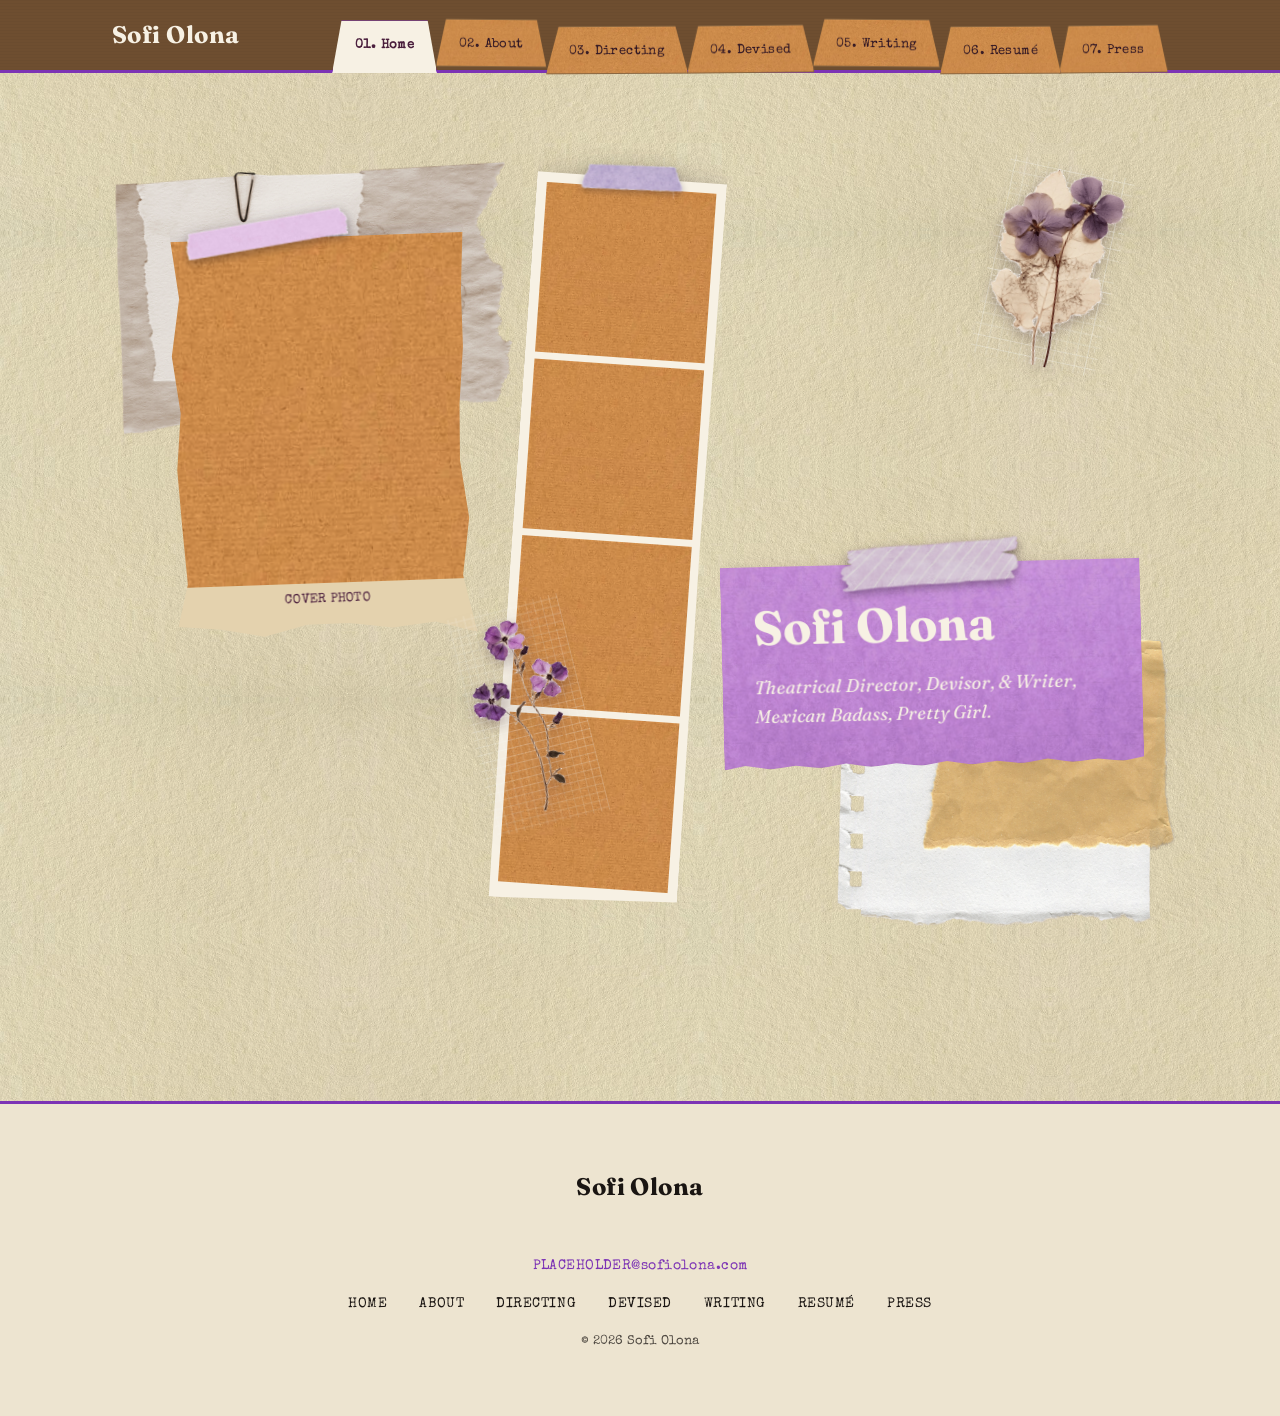
<file: index.html>
<!DOCTYPE html>
<html lang="en">
<head>
<meta charset="UTF-8">
<meta name="viewport" content="width=device-width, initial-scale=1.0">
<title>Sofi Olona — Theatre Director</title>
<meta name="description" content="Sofi Olona, theatre director — directing, devised work, and writing.">
<link rel="preconnect" href="https://fonts.googleapis.com">
<link rel="preconnect" href="https://fonts.gstatic.com" crossorigin>
<link href="https://fonts.googleapis.com/css2?family=Fraunces:ital,opsz,wght@0,9..144,300..900;1,9..144,300..900&family=Courier+Prime:wght@400;700&family=Special+Elite&display=swap" rel="stylesheet">
<link rel="stylesheet" href="css/variables.css">
<link rel="stylesheet" href="css/base.css">
<link rel="stylesheet" href="css/layout.css">
<link rel="stylesheet" href="css/components.css">
</head>
<body data-page="home">
<script>window.SITE_ROOT = './';</script>

<div id="site-header" data-include="partials/header.html"></div>

<main id="main-content" class="page page--home">
  <section class="hero hero--collage">
    <div class="hero__photo placeholder-box" style="left: 60px; top: 100px; transform: rotate(-2deg); z-index: 2;">Cover photo</div>

    <div class="collage-scrap" style="left: -20px; top: 20px; width: 440px; height: 289px; background-image: url('assets/images/ephemera/scrap-vintage-1.png'); transform: rotate(-3deg); opacity: 0.95; z-index: 1;"></div>
    <div class="collage-scrap" style="right: -30px; top: 470px; width: 380px; height: 350px; background-image: url('assets/images/ephemera/scrap-paperclip-notes.png'); transform: rotate(3deg); opacity: 0.95; z-index: 1;"></div>

    <div class="photobooth-strip" style="left: 400px; top: 40px; transform: rotate(4deg); z-index: 3;">
      <div class="photobooth-strip__frame"></div>
      <div class="photobooth-strip__frame"></div>
      <div class="photobooth-strip__frame"></div>
      <div class="photobooth-strip__frame"></div>
    </div>

    <div class="ephemera-flower ephemera-flower--2" style="left: 330px; top: 470px; transform: rotate(-14deg); z-index: 5;"></div>
    <div class="ephemera-flower" style="right: 30px; top: 30px; transform: rotate(12deg); z-index: 5;"></div>

    <div class="hero__card paper-card paper-card--purple paper-card--taped paper-card--tilt-left" style="left: 610px; top: 330px; z-index: 4;">
      <h1 class="page-title hero__name">Sofi Olona</h1>
      <p class="hero__tagline">Theatrical Director, Devisor, &amp; Writer, Mexican Badass, Pretty Girl.</p>
    </div>
  </section>
</main>

<div id="site-footer" data-include="partials/footer.html"></div>

<script type="module" src="js/main.js"></script>
<script type="module" src="js/pages/home.js"></script>
</body>
</html>
</file>
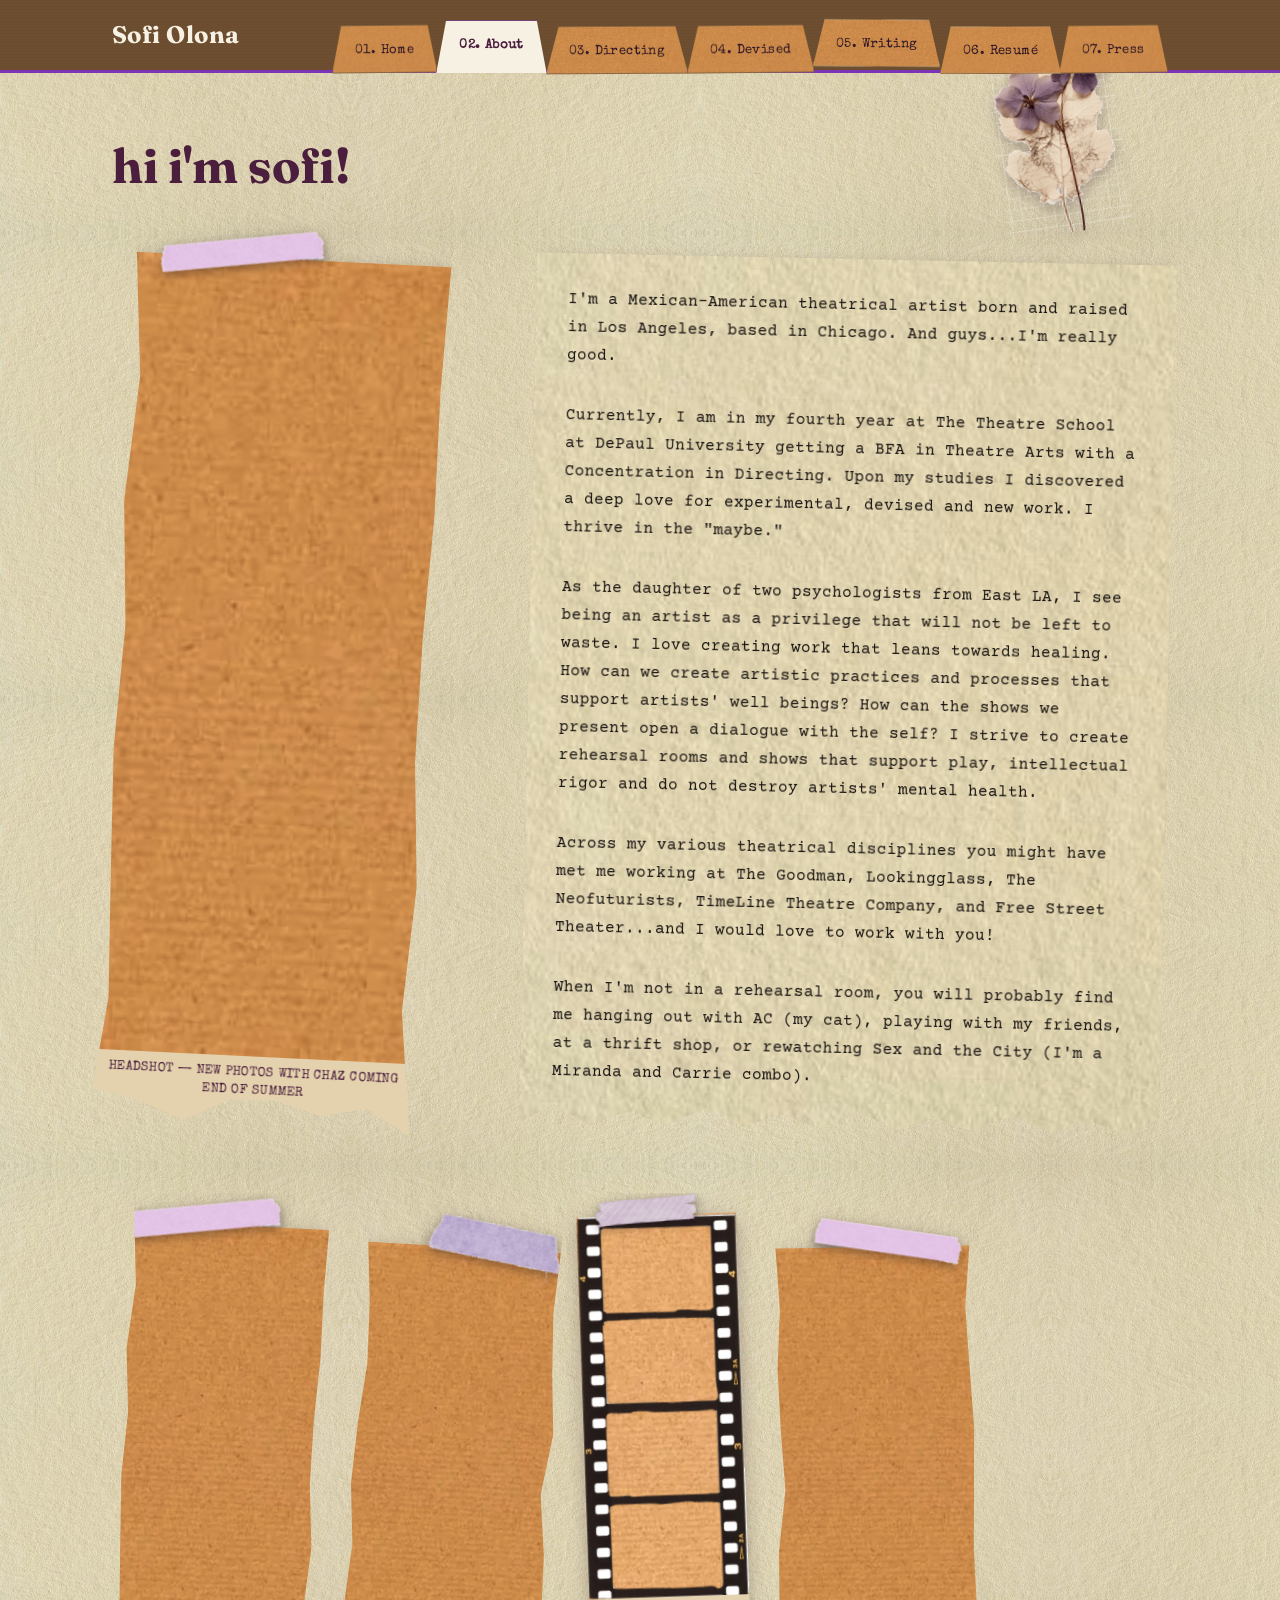
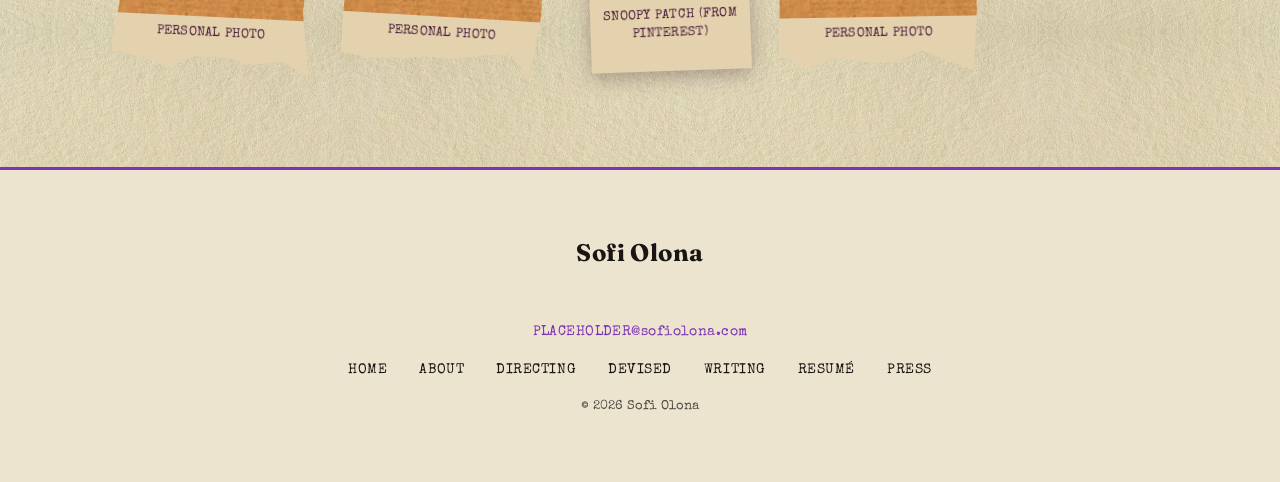
<file: about.html>
<!DOCTYPE html>
<html lang="en">
<head>
<meta charset="UTF-8">
<meta name="viewport" content="width=device-width, initial-scale=1.0">
<title>About — Sofi Olona</title>
<meta name="description" content="About Sofi Olona, theatre director.">
<link rel="preconnect" href="https://fonts.googleapis.com">
<link rel="preconnect" href="https://fonts.gstatic.com" crossorigin>
<link href="https://fonts.googleapis.com/css2?family=Fraunces:ital,opsz,wght@0,9..144,300..900;1,9..144,300..900&family=Courier+Prime:wght@400;700&family=Special+Elite&display=swap" rel="stylesheet">
<link rel="stylesheet" href="css/variables.css">
<link rel="stylesheet" href="css/base.css">
<link rel="stylesheet" href="css/layout.css">
<link rel="stylesheet" href="css/components.css">
</head>
<body data-page="about">
<script>window.SITE_ROOT = './';</script>

<div id="site-header" data-include="partials/header.html"></div>

<main id="main-content" class="page page--about">
  <section class="about-content">
    <div class="ephemera-flower" style="top: -105px; right: 60px; transform: rotate(-8deg);"></div>
    <h1 class="page-title">hi i'm sofi!</h1>

    <div class="about-intro">
      <div class="placeholder-box about-intro__photo">Headshot — new photos with Chaz coming end of summer</div>
      <div class="paper-card paper-card--tilt-right about-intro__bio">
        <p>I'm a Mexican-American theatrical artist born and raised in Los Angeles, based in Chicago. And guys...I'm really good.</p>

        <p>Currently, I am in my fourth year at The Theatre School at DePaul University getting a BFA in Theatre Arts with a Concentration in Directing. Upon my studies I discovered a deep love for experimental, devised and new work. I thrive in the "maybe."</p>

        <p>As the daughter of two psychologists from East LA, I see being an artist as a privilege that will not be left to waste. I love creating work that leans towards healing. How can we create artistic practices and processes that support artists' well beings? How can the shows we present open a dialogue with the self? I strive to create rehearsal rooms and shows that support play, intellectual rigor and do not destroy artists' mental health.</p>

        <p>Across my various theatrical disciplines you might have met me working at The Goodman, Lookingglass, The Neofuturists, TimeLine Theatre Company, and Free Street Theater...and I would love to work with you!</p>

        <p>When I'm not in a rehearsal room, you will probably find me hanging out with AC (my cat), playing with my friends, at a thrift shop, or rewatching Sex and the City (I'm a Miranda and Carrie combo).</p>
      </div>
    </div>

    <div class="photo-strip">
      <div class="placeholder-box">Personal photo</div>
      <div class="placeholder-box">Personal photo</div>
      <div class="placeholder-box">Snoopy patch (from Pinterest)</div>
      <div class="placeholder-box">Personal photo</div>
    </div>
  </section>
</main>

<div id="site-footer" data-include="partials/footer.html"></div>

<script type="module" src="js/main.js"></script>
<script type="module" src="js/pages/about.js"></script>
</body>
</html>
</file>
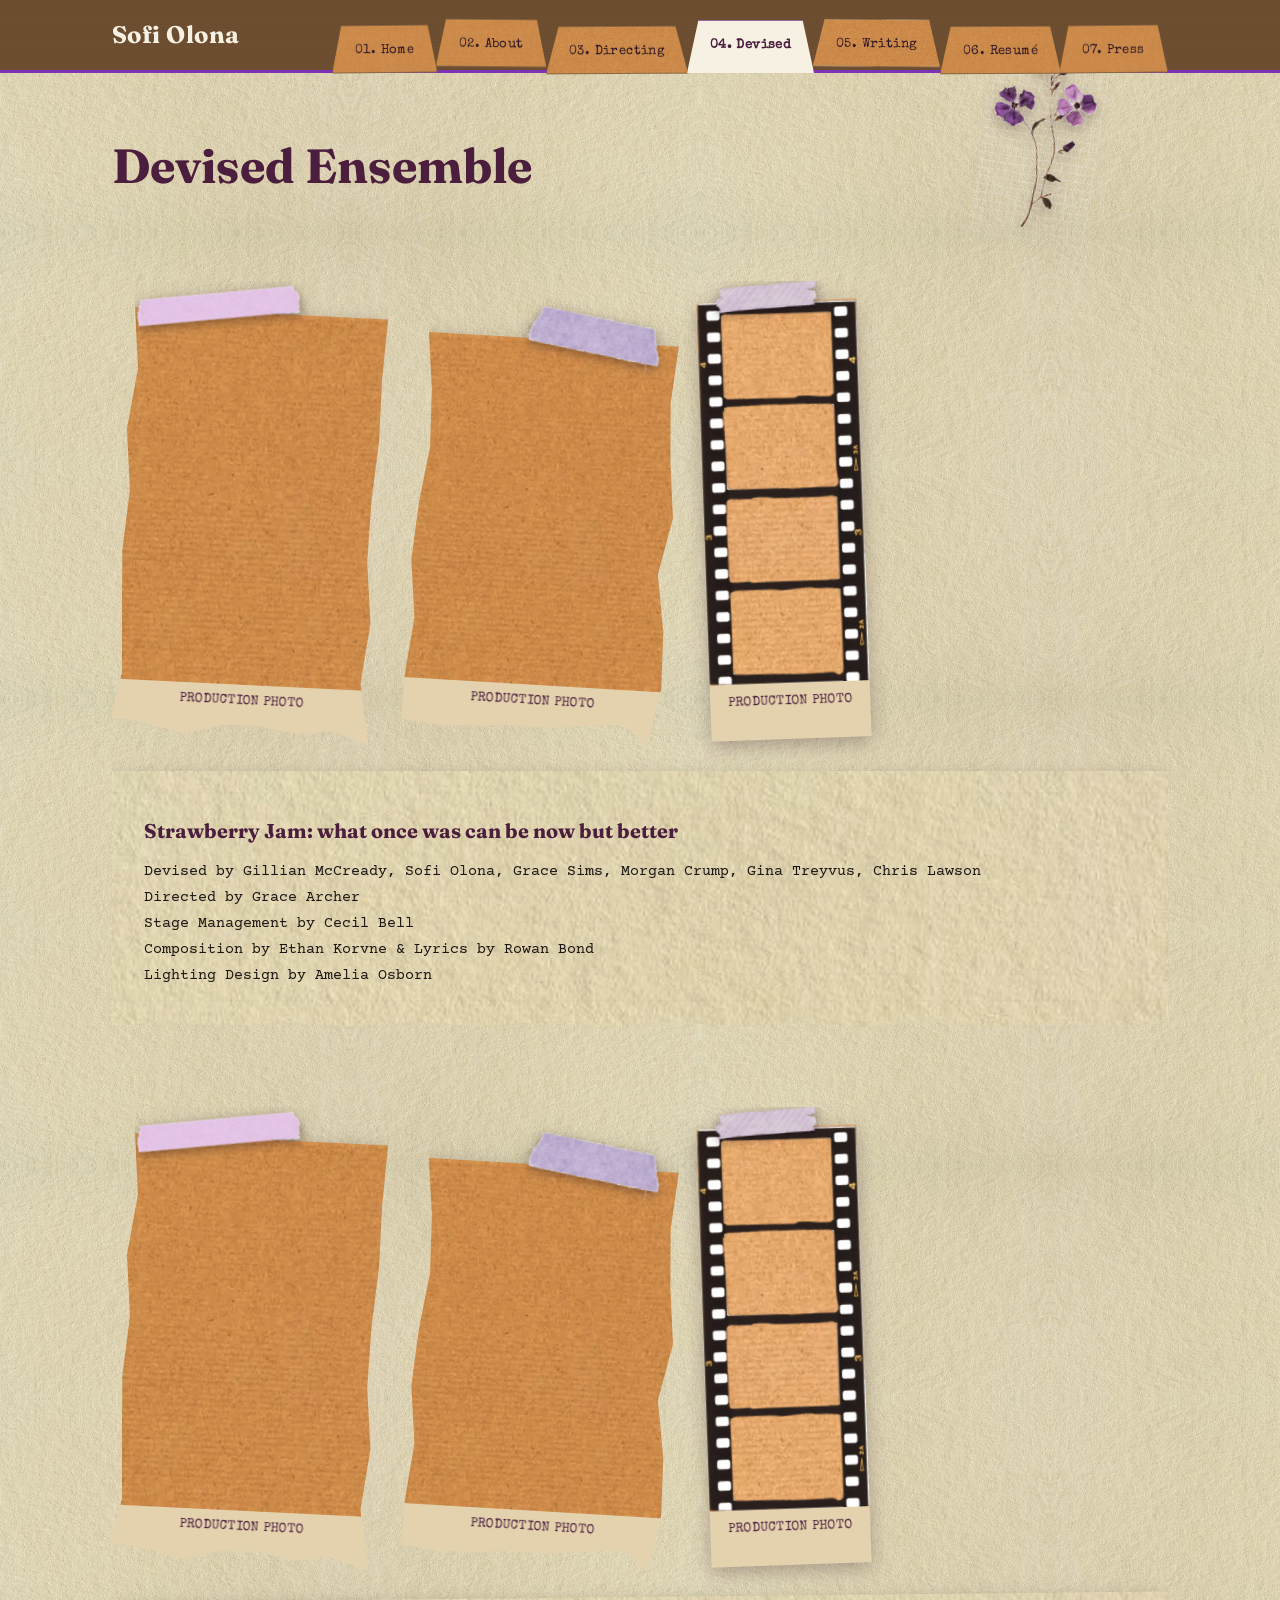
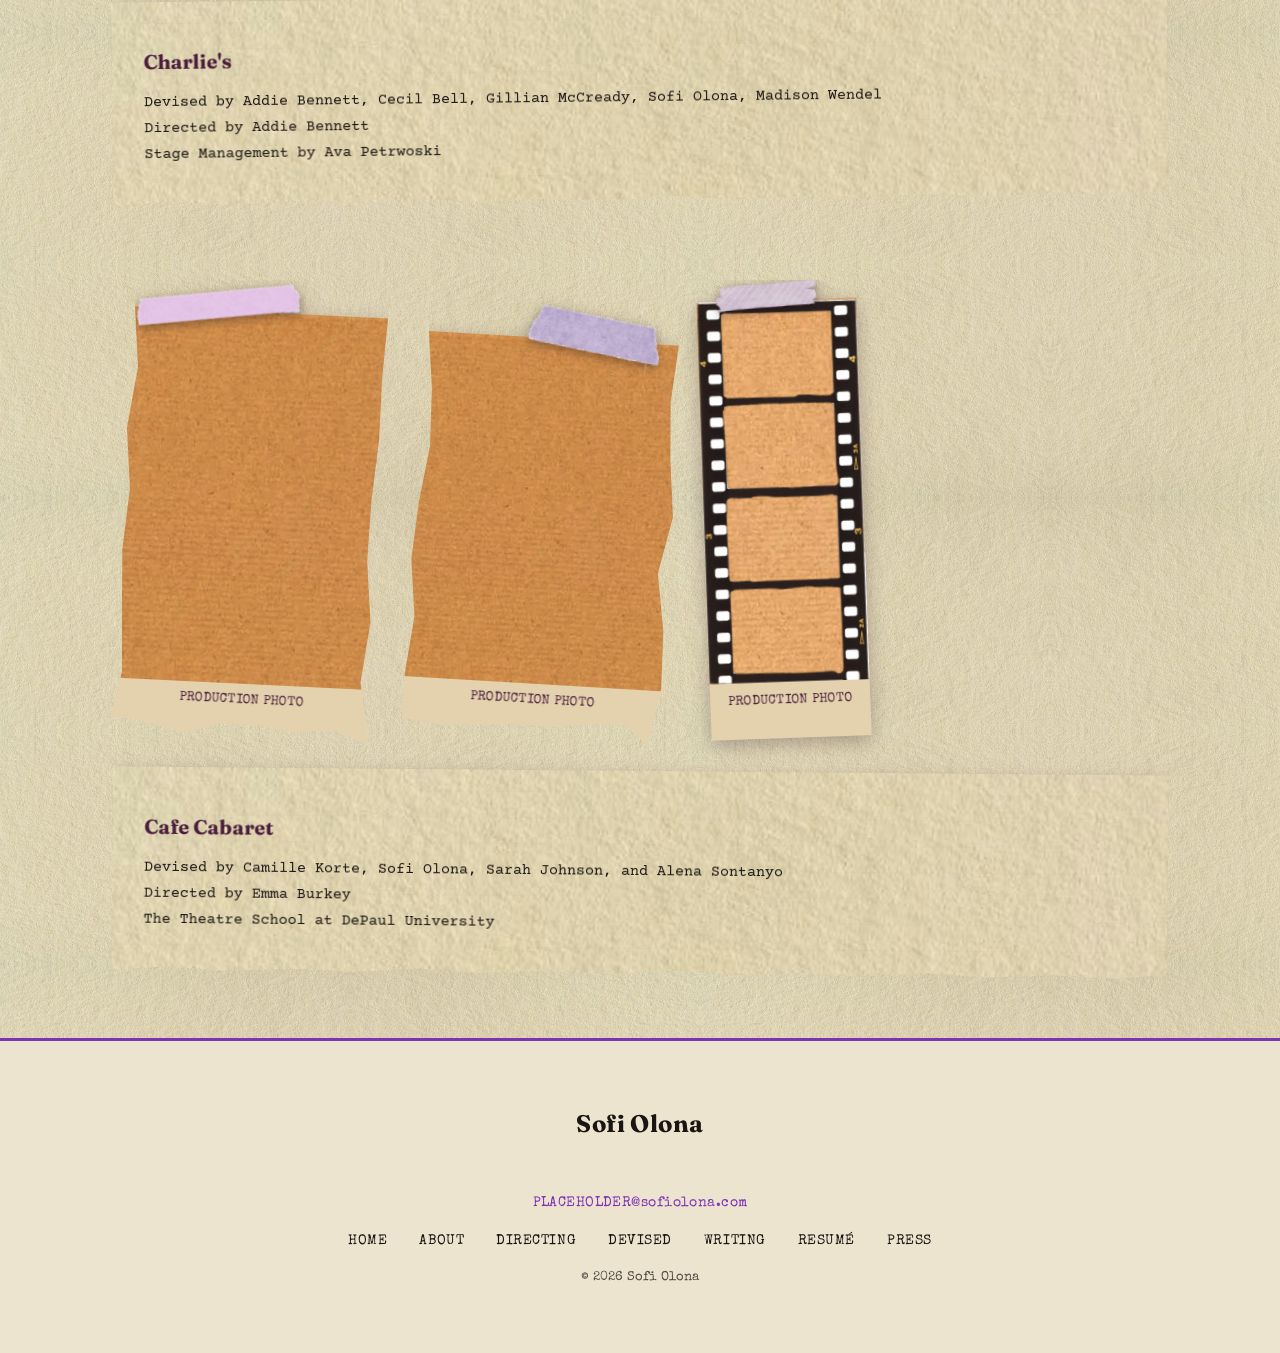
<file: devised.html>
<!DOCTYPE html>
<html lang="en">
<head>
<meta charset="UTF-8">
<meta name="viewport" content="width=device-width, initial-scale=1.0">
<title>Devised — Sofi Olona</title>
<meta name="description" content="Devised work by Sofi Olona.">
<link rel="preconnect" href="https://fonts.googleapis.com">
<link rel="preconnect" href="https://fonts.gstatic.com" crossorigin>
<link href="https://fonts.googleapis.com/css2?family=Fraunces:ital,opsz,wght@0,9..144,300..900;1,9..144,300..900&family=Courier+Prime:wght@400;700&family=Special+Elite&display=swap" rel="stylesheet">
<link rel="stylesheet" href="css/variables.css">
<link rel="stylesheet" href="css/base.css">
<link rel="stylesheet" href="css/layout.css">
<link rel="stylesheet" href="css/components.css">
</head>
<body data-page="devised">
<script>window.SITE_ROOT = './';</script>

<div id="site-header" data-include="partials/header.html"></div>

<main id="main-content" class="page page--devised">
  <section class="devised-content">
    <div class="ephemera-flower ephemera-flower--2" style="top: -115px; right: 50px; transform: rotate(9deg);"></div>
    <h1 class="page-title">Devised Ensemble</h1>

    <div class="entry-list" id="workGrid">
      <div class="entry entry--stacked">
        <div class="carousel">
          <div class="placeholder-box">Production photo</div>
          <div class="placeholder-box">Production photo</div>
          <div class="placeholder-box">Production photo</div>
        </div>
        <div class="paper-card">
          <h3 class="entry__title">Strawberry Jam: what once was can be now but better</h3>
          <p class="entry__credits">
            Devised by Gillian McCready, Sofi Olona, Grace Sims, Morgan Crump, Gina Treyvus, Chris Lawson<br>
            Directed by Grace Archer<br>
            Stage Management by Cecil Bell<br>
            Composition by Ethan Korvne &amp; Lyrics by Rowan Bond<br>
            Lighting Design by Amelia Osborn
          </p>
        </div>
      </div>

      <div class="entry entry--stacked">
        <div class="carousel">
          <div class="placeholder-box">Production photo</div>
          <div class="placeholder-box">Production photo</div>
          <div class="placeholder-box">Production photo</div>
        </div>
        <div class="paper-card">
          <h3 class="entry__title">Charlie's</h3>
          <p class="entry__credits">
            Devised by Addie Bennett, Cecil Bell, Gillian McCready, Sofi Olona, Madison Wendel<br>
            Directed by Addie Bennett<br>
            Stage Management by Ava Petrwoski
          </p>
        </div>
      </div>

      <div class="entry entry--stacked">
        <div class="carousel">
          <div class="placeholder-box">Production photo</div>
          <div class="placeholder-box">Production photo</div>
          <div class="placeholder-box">Production photo</div>
        </div>
        <div class="paper-card">
          <h3 class="entry__title">Cafe Cabaret</h3>
          <p class="entry__credits">
            Devised by Camille Korte, Sofi Olona, Sarah Johnson, and Alena Sontanyo<br>
            Directed by Emma Burkey<br>
            The Theatre School at DePaul University
          </p>
        </div>
      </div>
    </div>
  </section>
</main>

<div id="site-footer" data-include="partials/footer.html"></div>

<script type="module" src="js/main.js"></script>
<script type="module" src="js/pages/devised.js"></script>
</body>
</html>
</file>
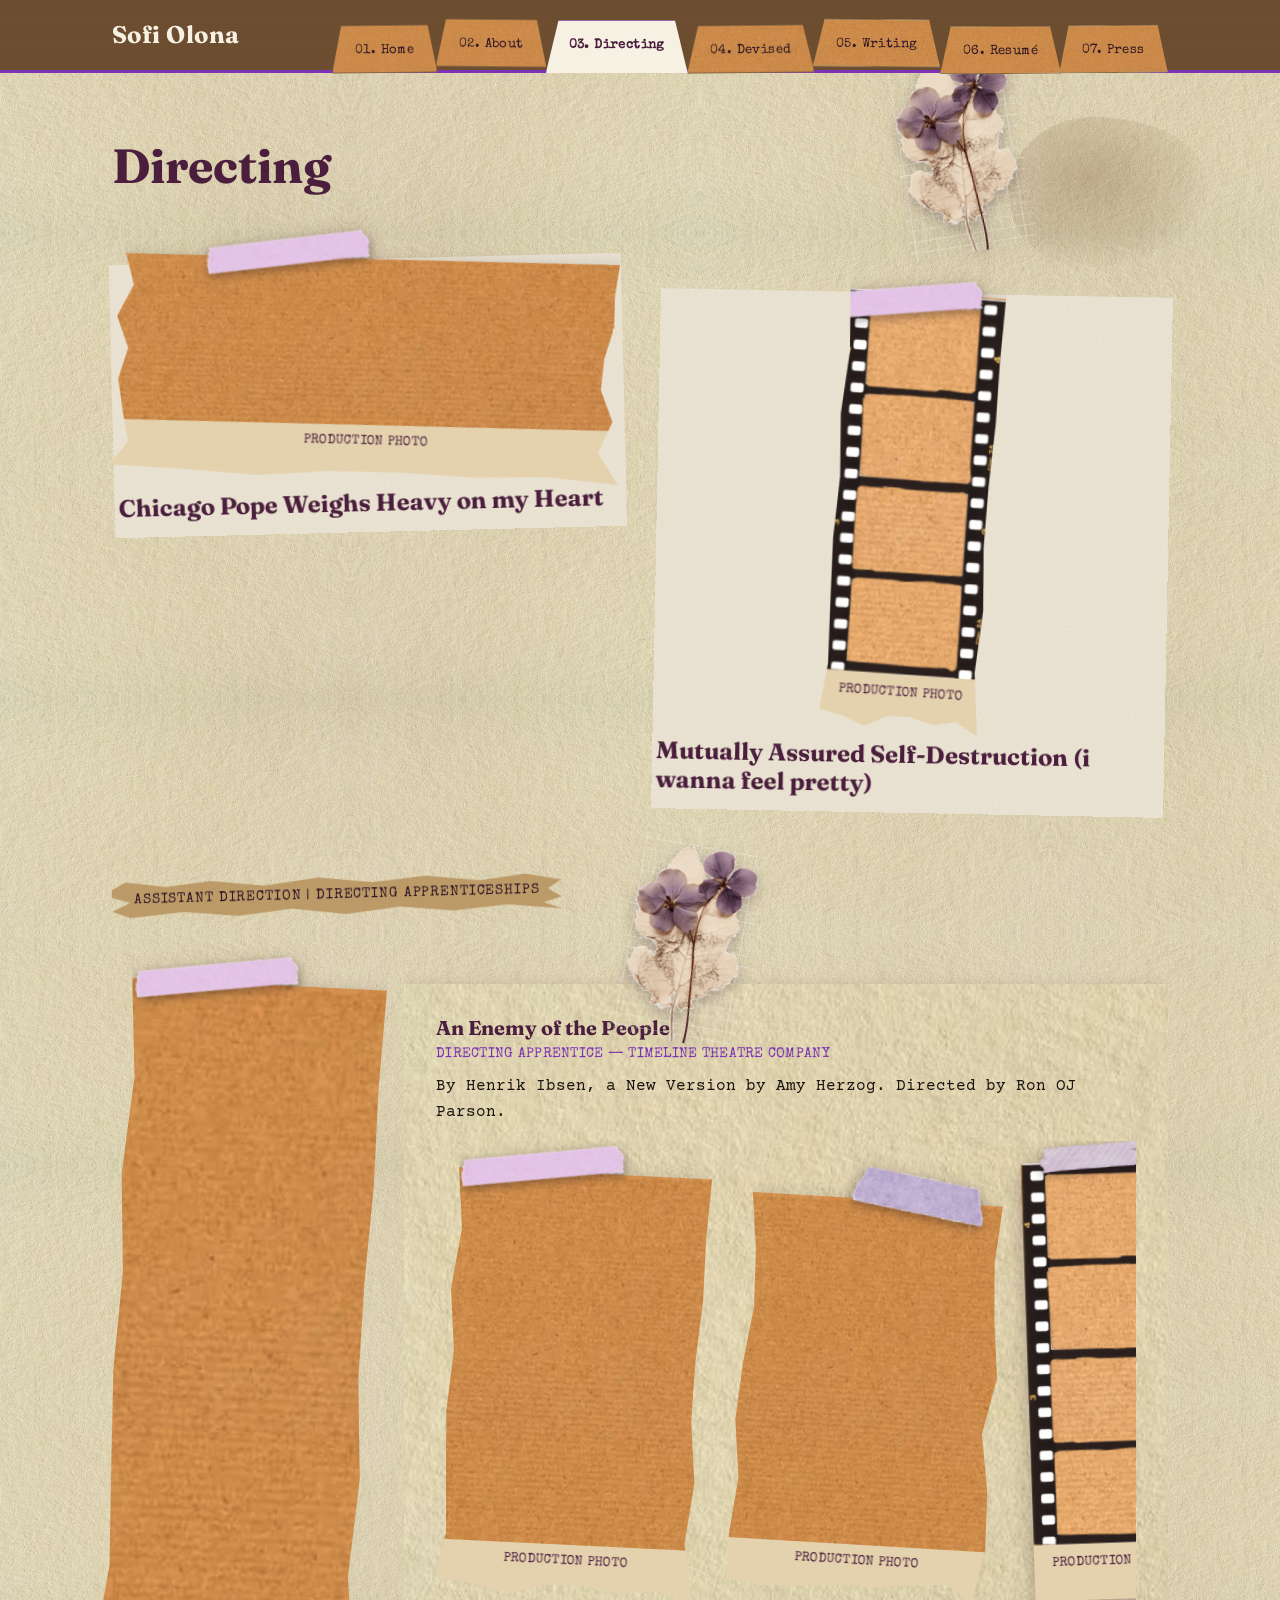
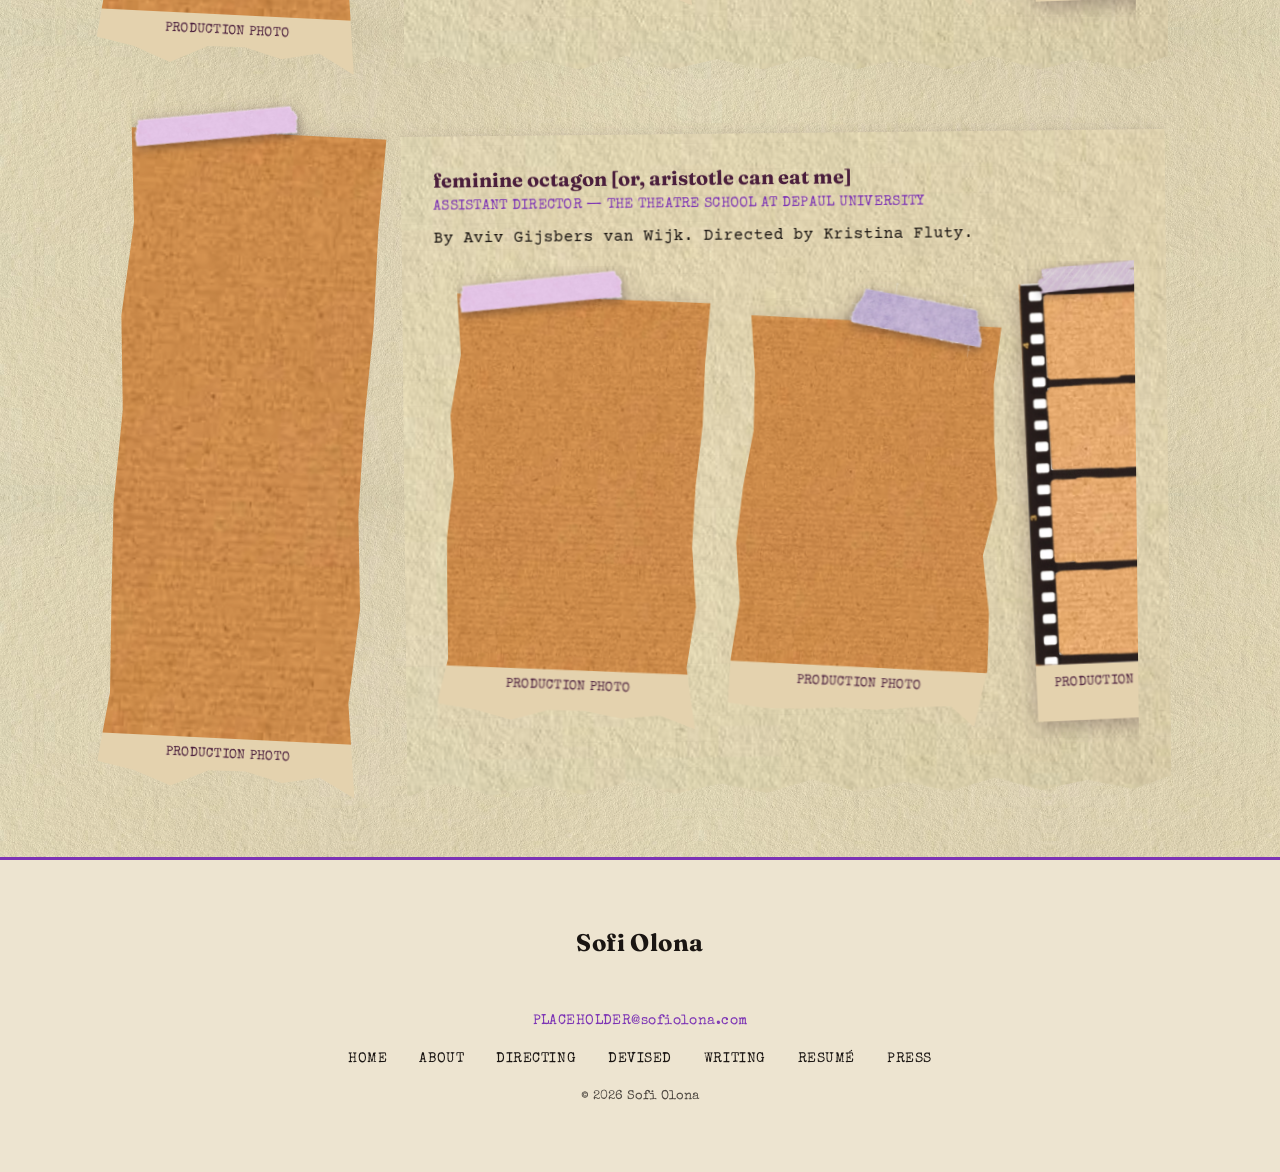
<file: directing.html>
<!DOCTYPE html>
<html lang="en">
<head>
<meta charset="UTF-8">
<meta name="viewport" content="width=device-width, initial-scale=1.0">
<title>Directing — Sofi Olona</title>
<meta name="description" content="Directing work by Sofi Olona.">
<link rel="preconnect" href="https://fonts.googleapis.com">
<link rel="preconnect" href="https://fonts.gstatic.com" crossorigin>
<link href="https://fonts.googleapis.com/css2?family=Fraunces:ital,opsz,wght@0,9..144,300..900;1,9..144,300..900&family=Courier+Prime:wght@400;700&family=Special+Elite&display=swap" rel="stylesheet">
<link rel="stylesheet" href="css/variables.css">
<link rel="stylesheet" href="css/base.css">
<link rel="stylesheet" href="css/layout.css">
<link rel="stylesheet" href="css/components.css">
</head>
<body data-page="directing">
<script>window.SITE_ROOT = './';</script>

<div id="site-header" data-include="partials/header.html"></div>

<main id="main-content" class="page page--directing">
  <section class="directing-content" style="position: relative;">
    <div class="ephemera-stain" style="top: -20px; right: -40px;"></div>
    <div class="ephemera-flower" style="top: -85px; right: 160px; transform: rotate(-9deg);"></div>
    <h1 class="page-title">Directing</h1>

    <div class="work-grid" id="workGrid">
      <a class="work-card work-card__link" href="shows/chicago-pope.html">
        <div class="placeholder-box">Production photo</div>
        <h2 class="work-card__title">Chicago Pope Weighs Heavy on my Heart</h2>
      </a>
      <a class="work-card work-card__link" href="shows/mutually-assured-self-destruction.html">
        <div class="placeholder-box placeholder-box--booth">Production photo</div>
        <h2 class="work-card__title">Mutually Assured Self-Destruction (i wanna feel pretty)</h2>
      </a>
    </div>

    <div style="position: relative; margin-top: var(--space-lg);">
      <div class="ephemera-flower" style="top: -35px; left: 530px; transform: rotate(10deg);"></div>
      <h2 class="torn-strip">Assistant Direction | Directing Apprenticeships</h2>
    </div>

    <div class="entry-list">
      <div class="entry">
        <div class="placeholder-box">Production photo</div>
        <div class="paper-card">
          <h3 class="entry__title">An Enemy of the People</h3>
          <p class="entry__meta">Directing Apprentice — TimeLine Theatre Company</p>
          <p>By Henrik Ibsen, a New Version by Amy Herzog. Directed by Ron OJ Parson.</p>
          <div class="carousel">
            <div class="placeholder-box">Production photo</div>
            <div class="placeholder-box">Production photo</div>
            <div class="placeholder-box">Production photo</div>
          </div>
        </div>
      </div>

      <div class="entry">
        <div class="placeholder-box">Production photo</div>
        <div class="paper-card">
          <h3 class="entry__title">feminine octagon [or, aristotle can eat me]</h3>
          <p class="entry__meta">Assistant Director — The Theatre School at DePaul University</p>
          <p>By Aviv Gijsbers van Wijk. Directed by Kristina Fluty.</p>
          <div class="carousel">
            <div class="placeholder-box">Production photo</div>
            <div class="placeholder-box">Production photo</div>
            <div class="placeholder-box">Production photo</div>
          </div>
        </div>
      </div>
    </div>
  </section>
</main>

<div id="site-footer" data-include="partials/footer.html"></div>

<script type="module" src="js/main.js"></script>
<script type="module" src="js/pages/directing.js"></script>
</body>
</html>
</file>
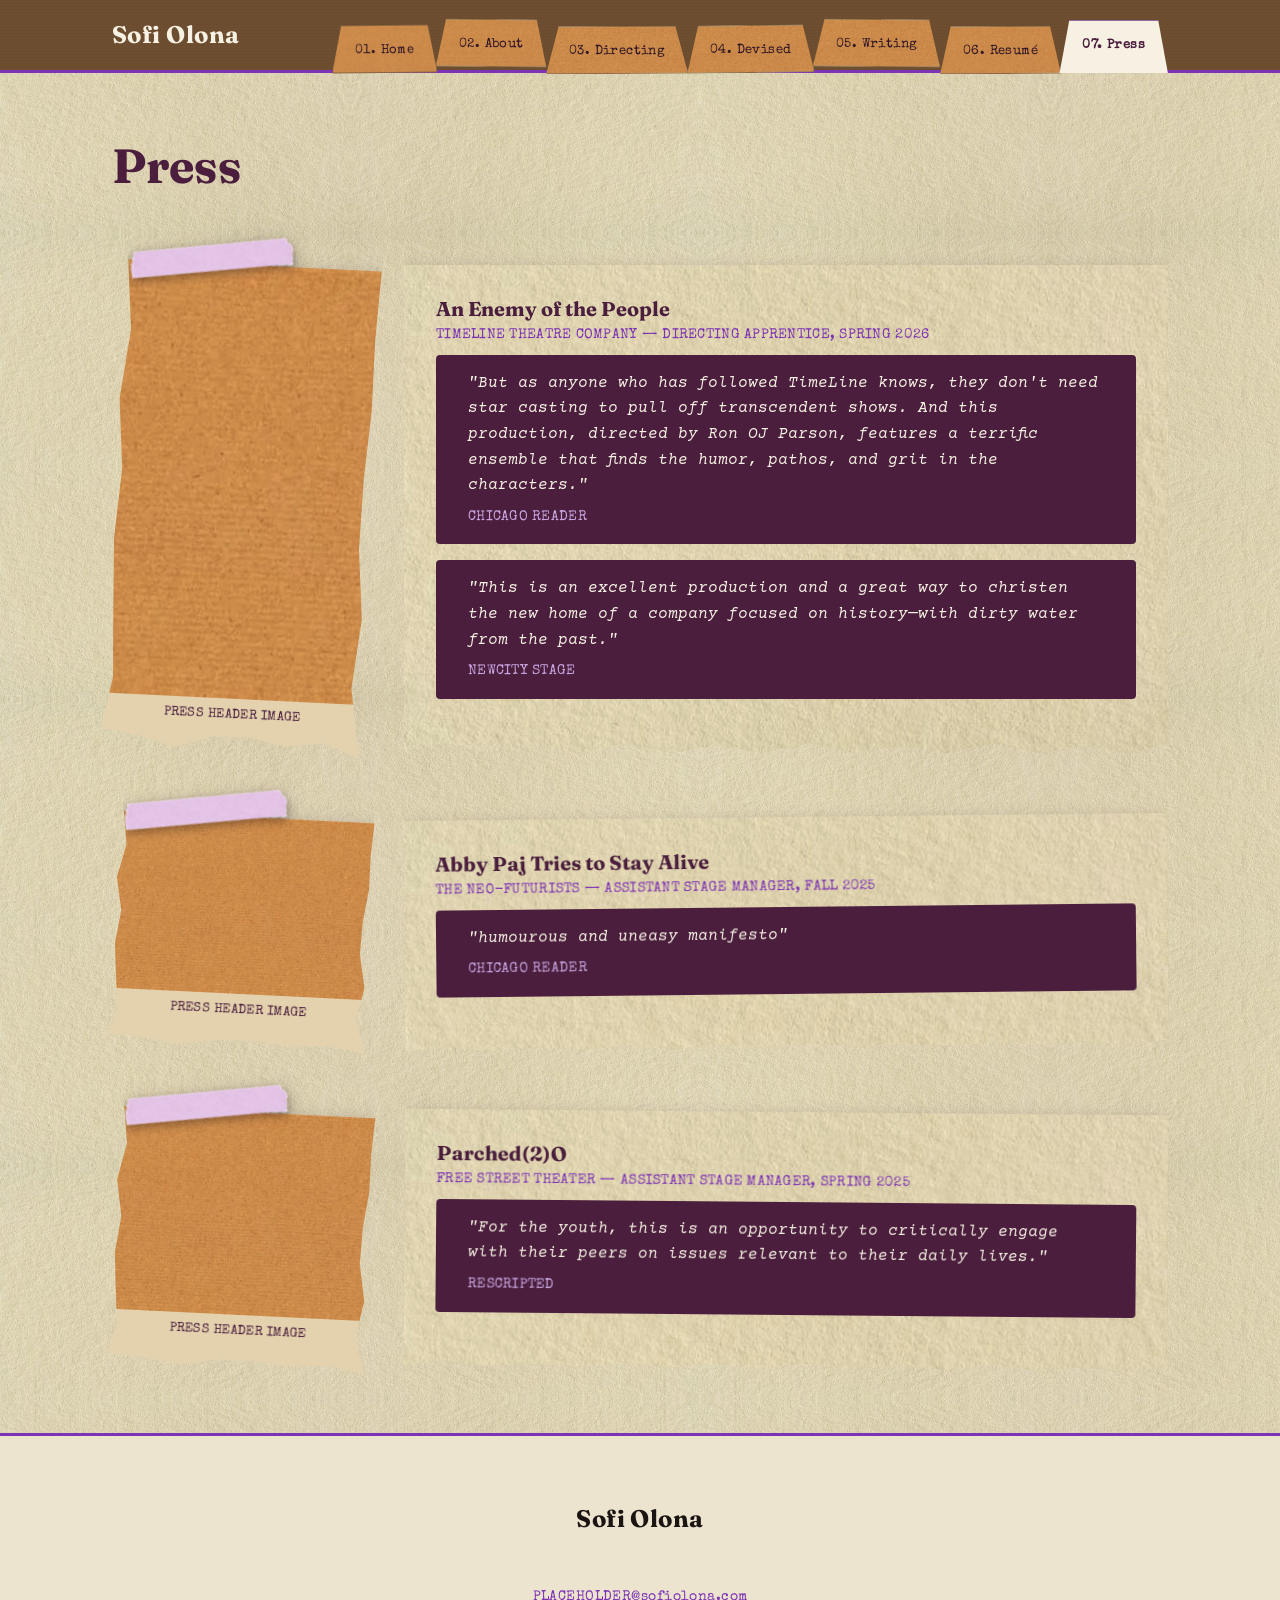
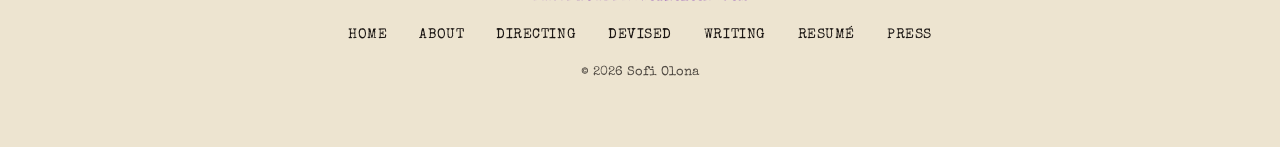
<file: press.html>
<!DOCTYPE html>
<html lang="en">
<head>
<meta charset="UTF-8">
<meta name="viewport" content="width=device-width, initial-scale=1.0">
<title>Press — Sofi Olona</title>
<meta name="description" content="Press coverage of Sofi Olona's work.">
<link rel="preconnect" href="https://fonts.googleapis.com">
<link rel="preconnect" href="https://fonts.gstatic.com" crossorigin>
<link href="https://fonts.googleapis.com/css2?family=Fraunces:ital,opsz,wght@0,9..144,300..900;1,9..144,300..900&family=Courier+Prime:wght@400;700&family=Special+Elite&display=swap" rel="stylesheet">
<link rel="stylesheet" href="css/variables.css">
<link rel="stylesheet" href="css/base.css">
<link rel="stylesheet" href="css/layout.css">
<link rel="stylesheet" href="css/components.css">
</head>
<body data-page="press">
<script>window.SITE_ROOT = './';</script>

<div id="site-header" data-include="partials/header.html"></div>

<main id="main-content" class="page page--press">
  <section class="press-content" id="pressList">
    <h1 class="page-title">Press</h1>

    <div class="entry-list">
      <div class="entry">
        <div class="placeholder-box">Press header image</div>
        <div class="paper-card">
          <h3 class="entry__title">An Enemy of the People</h3>
          <p class="entry__meta">TimeLine Theatre Company — Directing Apprentice, Spring 2026</p>
          <blockquote class="quote">
            <p>"But as anyone who has followed TimeLine knows, they don't need star casting to pull off transcendent shows. And this production, directed by Ron OJ Parson, features a terrific ensemble that finds the humor, pathos, and grit in the characters."</p>
            <cite>Chicago Reader</cite>
          </blockquote>
          <blockquote class="quote">
            <p>"This is an excellent production and a great way to christen the new home of a company focused on history—with dirty water from the past."</p>
            <cite>Newcity Stage</cite>
          </blockquote>
        </div>
      </div>

      <div class="entry">
        <div class="placeholder-box">Press header image</div>
        <div class="paper-card">
          <h3 class="entry__title">Abby Paj Tries to Stay Alive</h3>
          <p class="entry__meta">The Neo-Futurists — Assistant Stage Manager, Fall 2025</p>
          <blockquote class="quote">
            <p>"humourous and uneasy manifesto"</p>
            <cite>Chicago Reader</cite>
          </blockquote>
        </div>
      </div>

      <div class="entry">
        <div class="placeholder-box">Press header image</div>
        <div class="paper-card">
          <h3 class="entry__title">Parched(2)O</h3>
          <p class="entry__meta">Free Street Theater — Assistant Stage Manager, Spring 2025</p>
          <blockquote class="quote">
            <p>"For the youth, this is an opportunity to critically engage with their peers on issues relevant to their daily lives."</p>
            <cite>Rescripted</cite>
          </blockquote>
        </div>
      </div>
    </div>
  </section>
</main>

<div id="site-footer" data-include="partials/footer.html"></div>

<script type="module" src="js/main.js"></script>
<script type="module" src="js/pages/press.js"></script>
</body>
</html>
</file>
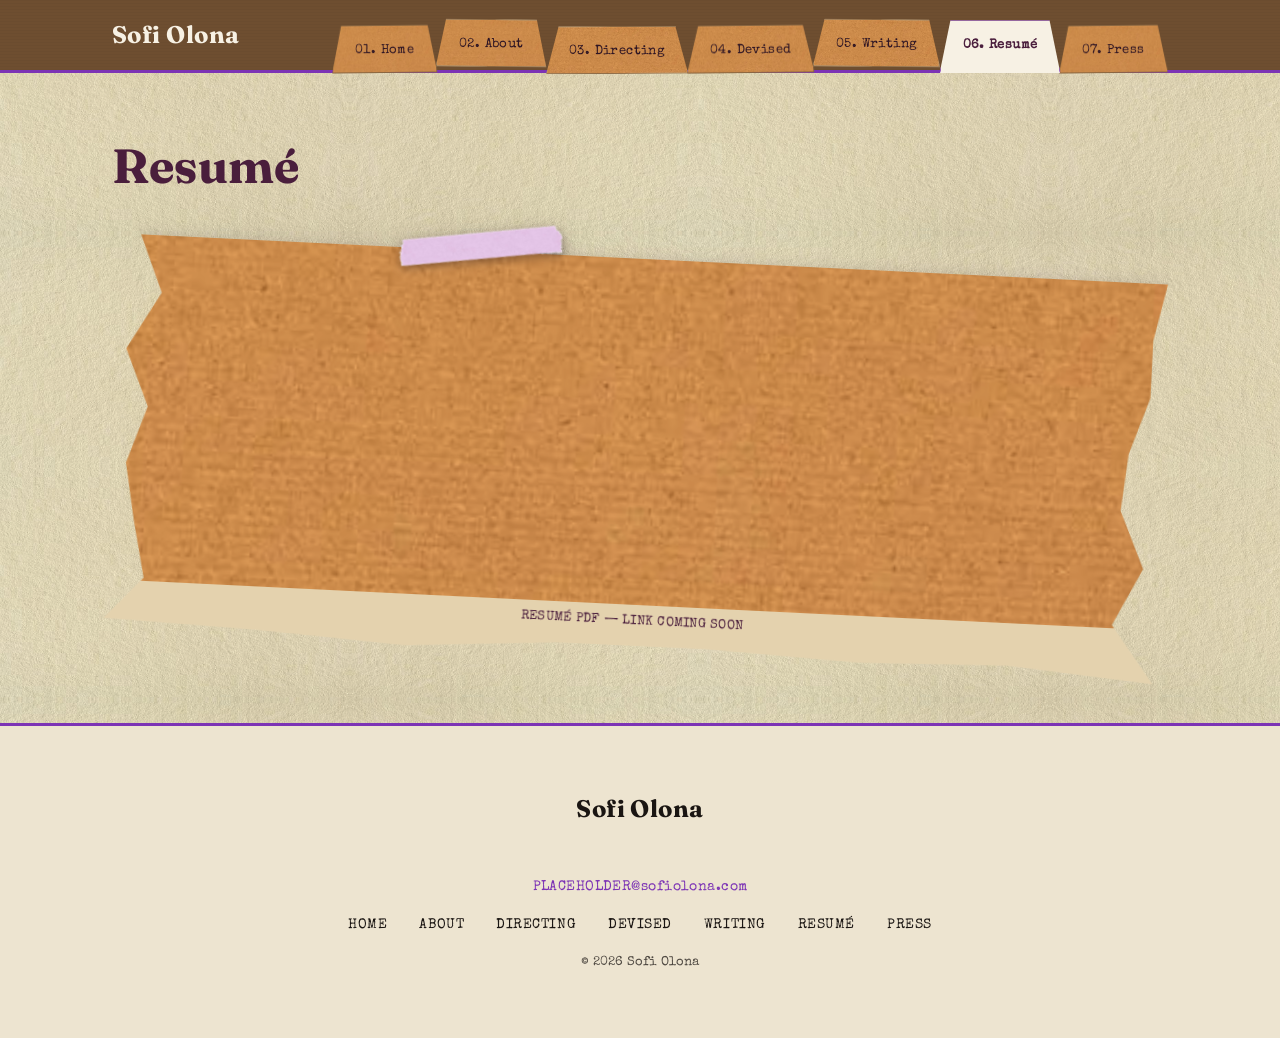
<file: resume.html>
<!DOCTYPE html>
<html lang="en">
<head>
<meta charset="UTF-8">
<meta name="viewport" content="width=device-width, initial-scale=1.0">
<title>Resumé — Sofi Olona</title>
<meta name="description" content="Resumé of Sofi Olona, theatre director.">
<link rel="preconnect" href="https://fonts.googleapis.com">
<link rel="preconnect" href="https://fonts.gstatic.com" crossorigin>
<link href="https://fonts.googleapis.com/css2?family=Fraunces:ital,opsz,wght@0,9..144,300..900;1,9..144,300..900&family=Courier+Prime:wght@400;700&family=Special+Elite&display=swap" rel="stylesheet">
<link rel="stylesheet" href="css/variables.css">
<link rel="stylesheet" href="css/base.css">
<link rel="stylesheet" href="css/layout.css">
<link rel="stylesheet" href="css/components.css">
</head>
<body data-page="resume">
<script>window.SITE_ROOT = './';</script>

<div id="site-header" data-include="partials/header.html"></div>

<main id="main-content" class="page page--resume">
  <section class="resume-content">
    <h1 class="page-title">Resumé</h1>
    <div class="placeholder-box" style="min-height: 400px;">Resumé PDF — link coming soon</div>
  </section>
</main>

<div id="site-footer" data-include="partials/footer.html"></div>

<script type="module" src="js/main.js"></script>
<script type="module" src="js/pages/resume.js"></script>
</body>
</html>
</file>
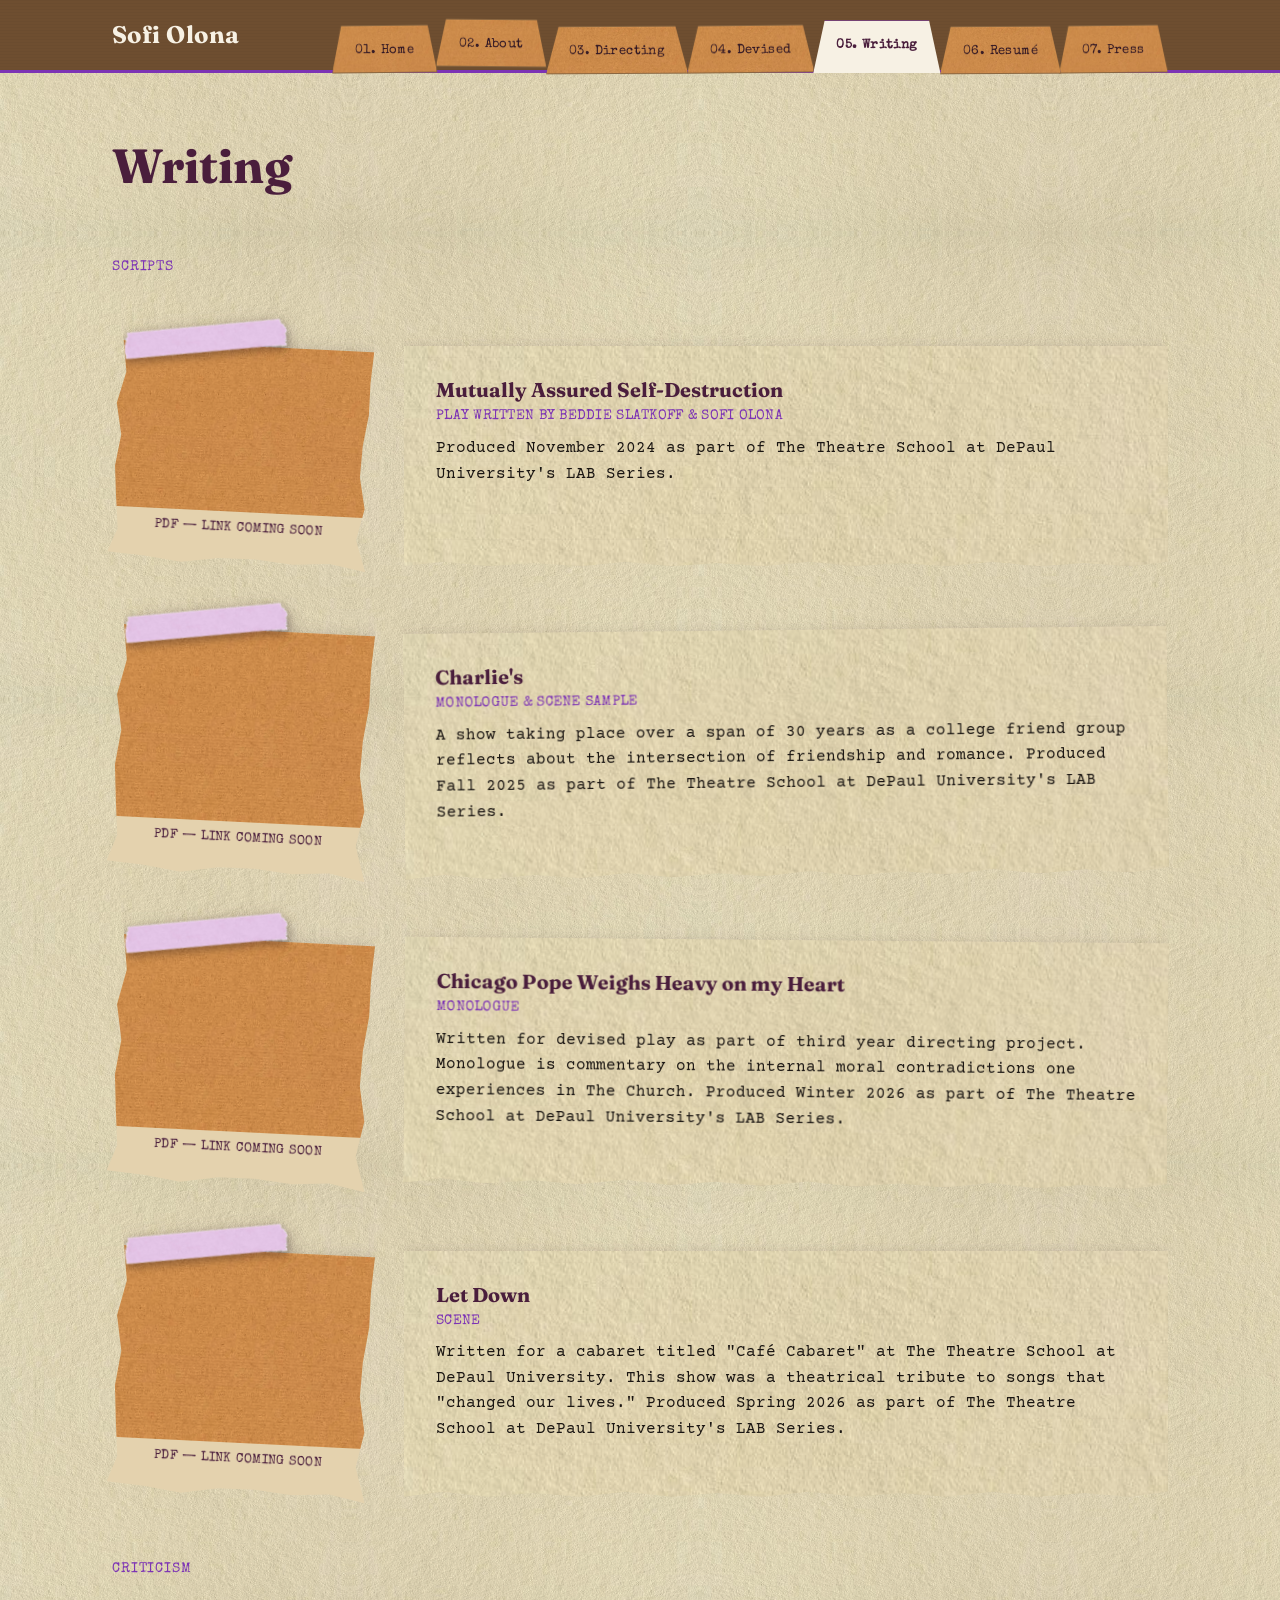
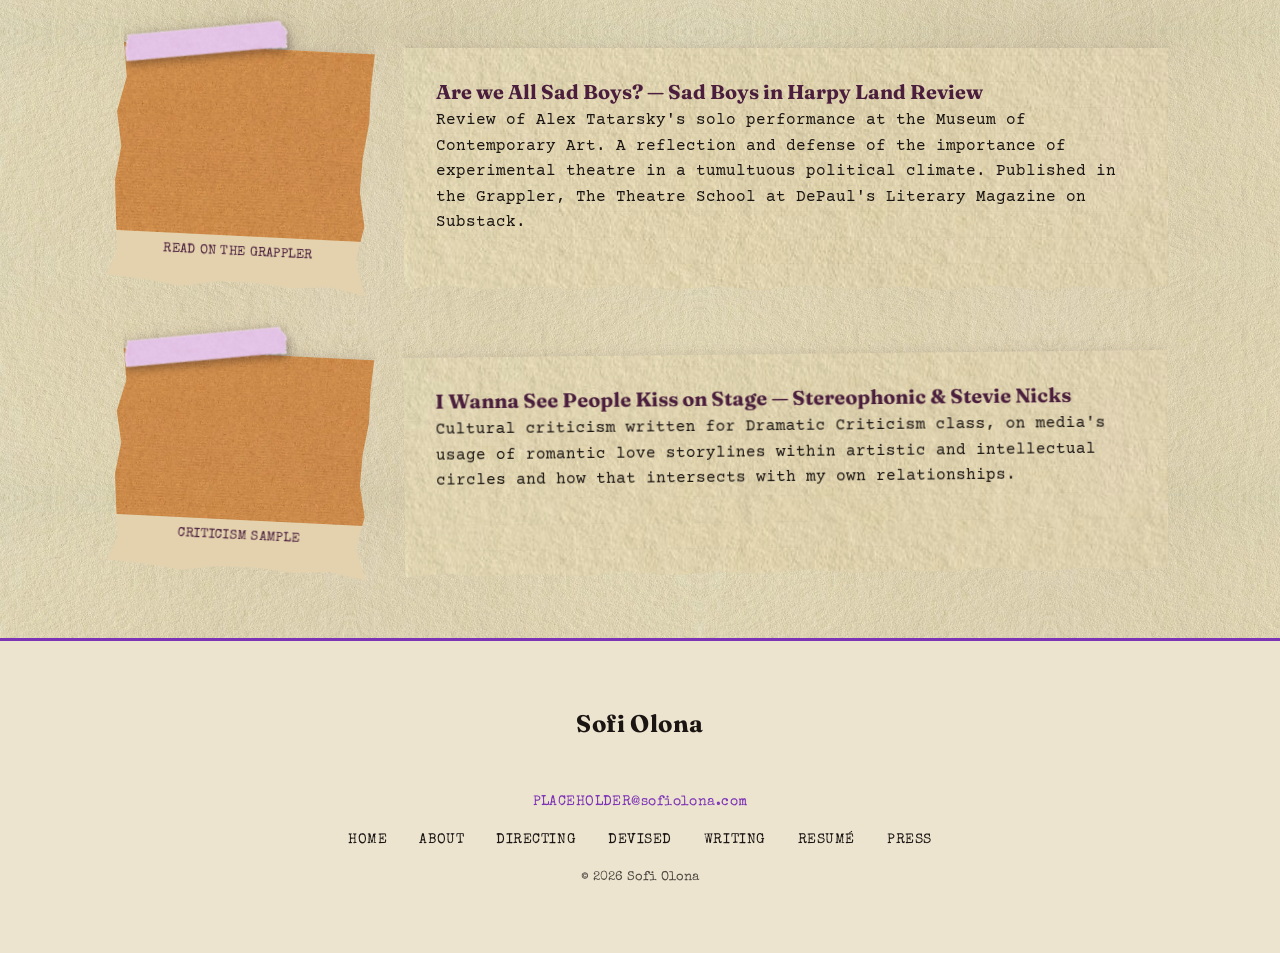
<file: writing.html>
<!DOCTYPE html>
<html lang="en">
<head>
<meta charset="UTF-8">
<meta name="viewport" content="width=device-width, initial-scale=1.0">
<title>Writing — Sofi Olona</title>
<meta name="description" content="Writing by Sofi Olona.">
<link rel="preconnect" href="https://fonts.googleapis.com">
<link rel="preconnect" href="https://fonts.gstatic.com" crossorigin>
<link href="https://fonts.googleapis.com/css2?family=Fraunces:ital,opsz,wght@0,9..144,300..900;1,9..144,300..900&family=Courier+Prime:wght@400;700&family=Special+Elite&display=swap" rel="stylesheet">
<link rel="stylesheet" href="css/variables.css">
<link rel="stylesheet" href="css/base.css">
<link rel="stylesheet" href="css/layout.css">
<link rel="stylesheet" href="css/components.css">
</head>
<body data-page="writing">
<script>window.SITE_ROOT = './';</script>

<div id="site-header" data-include="partials/header.html"></div>

<main id="main-content" class="page page--writing">
  <section class="writing-content">
    <h1 class="page-title">Writing</h1>

    <h2 class="page-subhead">Scripts</h2>
    <div class="entry-list">
      <div class="entry">
        <a class="placeholder-box" href="#">PDF — link coming soon</a>
        <div class="paper-card">
          <h3 class="entry__title">Mutually Assured Self-Destruction</h3>
          <p class="entry__meta">Play written by Beddie Slatkoff &amp; Sofi Olona</p>
          <p>Produced November 2024 as part of The Theatre School at DePaul University's LAB Series.</p>
        </div>
      </div>

      <div class="entry">
        <a class="placeholder-box" href="#">PDF — link coming soon</a>
        <div class="paper-card">
          <h3 class="entry__title">Charlie's</h3>
          <p class="entry__meta">Monologue &amp; Scene Sample</p>
          <p>A show taking place over a span of 30 years as a college friend group reflects about the intersection of friendship and romance. Produced Fall 2025 as part of The Theatre School at DePaul University's LAB Series.</p>
        </div>
      </div>

      <div class="entry">
        <a class="placeholder-box" href="#">PDF — link coming soon</a>
        <div class="paper-card">
          <h3 class="entry__title">Chicago Pope Weighs Heavy on my Heart</h3>
          <p class="entry__meta">Monologue</p>
          <p>Written for devised play as part of third year directing project. Monologue is commentary on the internal moral contradictions one experiences in The Church. Produced Winter 2026 as part of The Theatre School at DePaul University's LAB Series.</p>
        </div>
      </div>

      <div class="entry">
        <a class="placeholder-box" href="#">PDF — link coming soon</a>
        <div class="paper-card">
          <h3 class="entry__title">Let Down</h3>
          <p class="entry__meta">Scene</p>
          <p>Written for a cabaret titled "Café Cabaret" at The Theatre School at DePaul University. This show was a theatrical tribute to songs that "changed our lives." Produced Spring 2026 as part of The Theatre School at DePaul University's LAB Series.</p>
        </div>
      </div>
    </div>

    <h2 class="page-subhead">Criticism</h2>
    <div class="entry-list">
      <div class="entry">
        <a class="placeholder-box" href="https://thegrapplertts.substack.com/p/are-we-all-sad-boys">Read on the Grappler</a>
        <div class="paper-card">
          <h3 class="entry__title">Are we All Sad Boys? — Sad Boys in Harpy Land Review</h3>
          <p>Review of Alex Tatarsky's solo performance at the Museum of Contemporary Art. A reflection and defense of the importance of experimental theatre in a tumultuous political climate. Published in the Grappler, The Theatre School at DePaul's Literary Magazine on Substack.</p>
        </div>
      </div>

      <div class="entry">
        <div class="placeholder-box">Criticism sample</div>
        <div class="paper-card">
          <h3 class="entry__title">I Wanna See People Kiss on Stage — Stereophonic &amp; Stevie Nicks</h3>
          <p>Cultural criticism written for Dramatic Criticism class, on media's usage of romantic love storylines within artistic and intellectual circles and how that intersects with my own relationships.</p>
        </div>
      </div>
    </div>
  </section>
</main>

<div id="site-footer" data-include="partials/footer.html"></div>

<script type="module" src="js/main.js"></script>
<script type="module" src="js/pages/writing.js"></script>
</body>
</html>
</file>
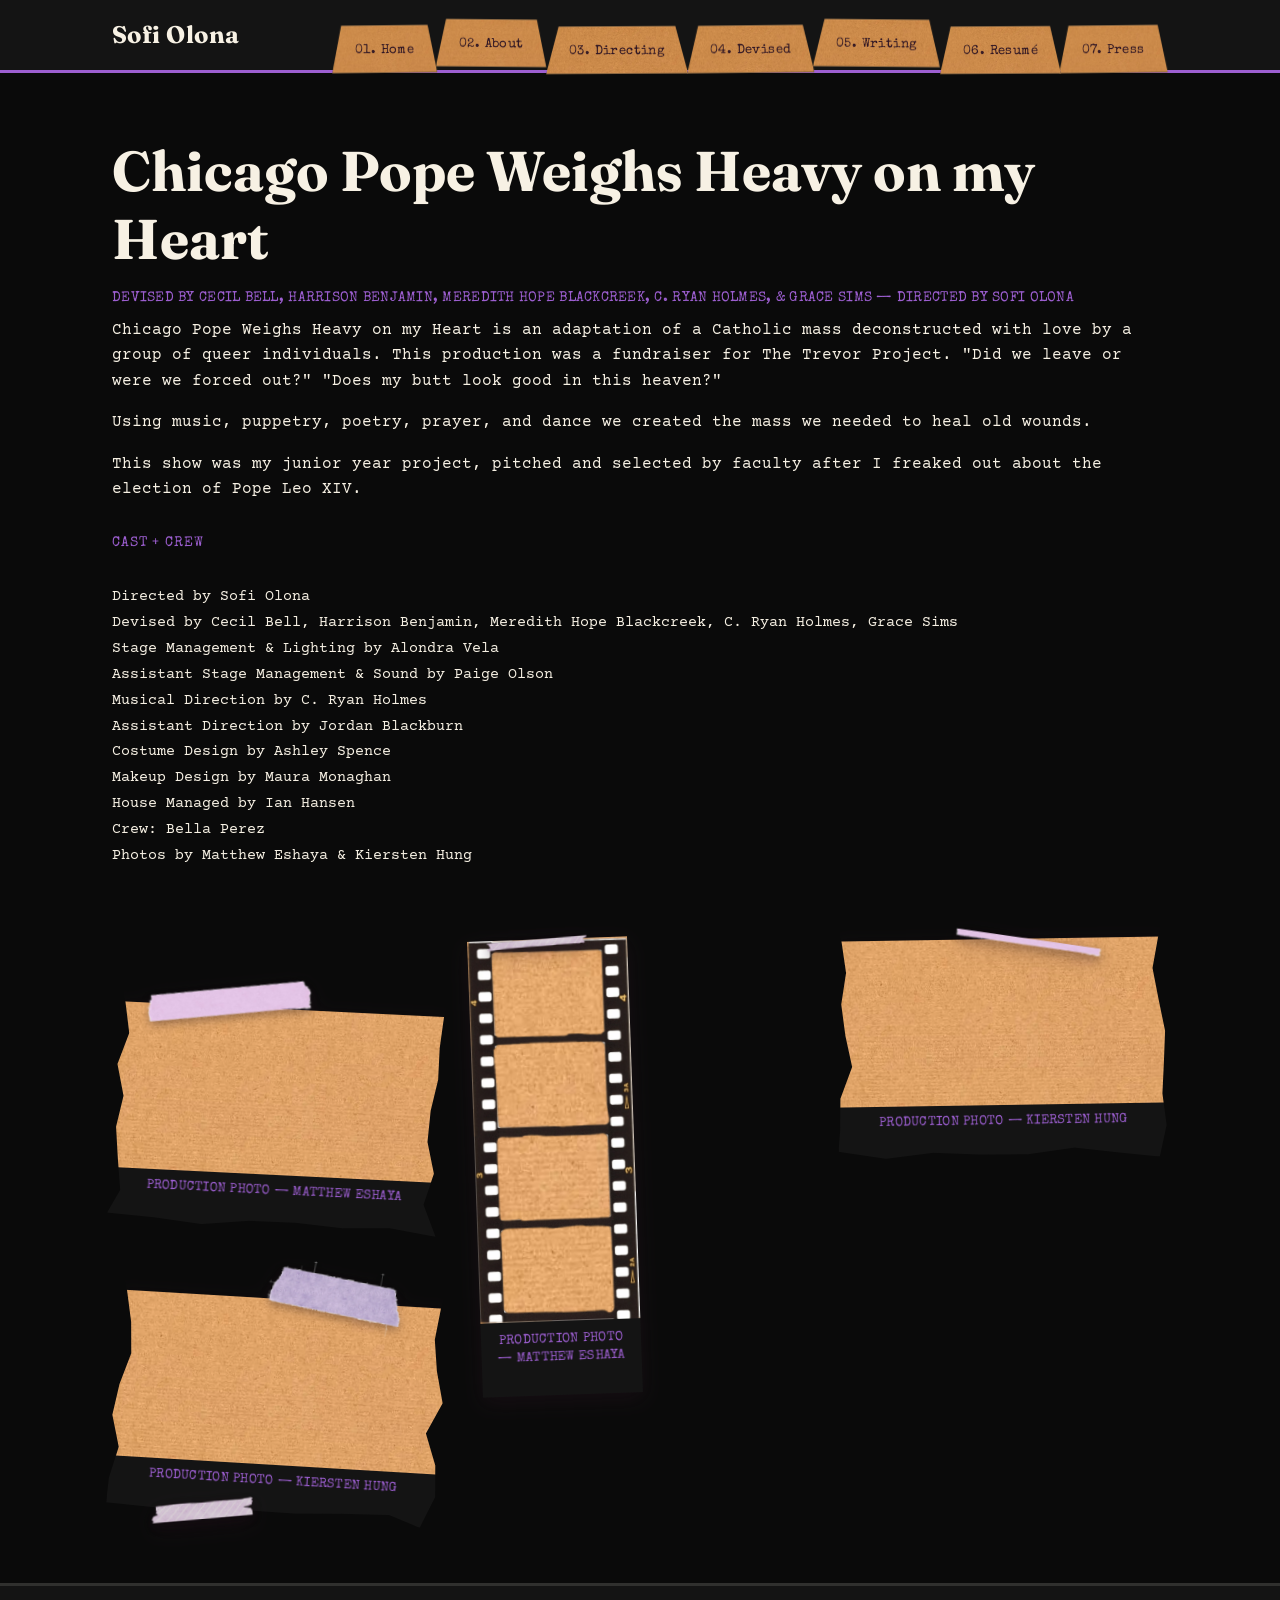
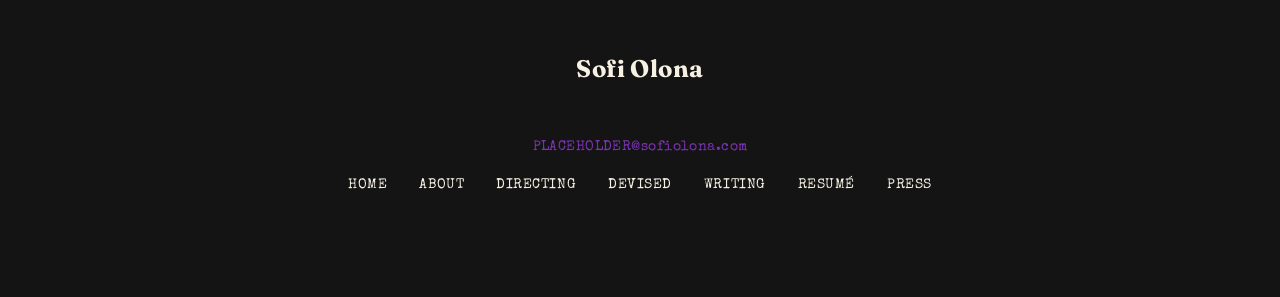
<file: shows/chicago-pope.html>
<!DOCTYPE html>
<html lang="en">
<head>
<meta charset="UTF-8">
<meta name="viewport" content="width=device-width, initial-scale=1.0">
<title>Chicago Pope Weighs Heavy on my Heart — Sofi Olona</title>
<meta name="description" content="Chicago Pope Weighs Heavy on my Heart, directed by Sofi Olona.">
<link rel="preconnect" href="https://fonts.googleapis.com">
<link rel="preconnect" href="https://fonts.gstatic.com" crossorigin>
<link href="https://fonts.googleapis.com/css2?family=Fraunces:ital,opsz,wght@0,9..144,300..900;1,9..144,300..900&family=Courier+Prime:wght@400;700&family=Special+Elite&display=swap" rel="stylesheet">
<link rel="stylesheet" href="../css/variables.css">
<link rel="stylesheet" href="../css/base.css">
<link rel="stylesheet" href="../css/layout.css">
<link rel="stylesheet" href="../css/components.css">
<link rel="stylesheet" href="../css/show-page.css">
</head>
<body data-page="show" data-show-id="chicago-pope">
<script>window.SITE_ROOT = '../';</script>

<div id="site-header" data-include="partials/header.html"></div>

<main id="main-content" class="page page--show">
  <section class="show-hero">
    <h1 class="show-hero__title">Chicago Pope Weighs Heavy on my Heart</h1>
    <p class="entry__meta">Devised by Cecil Bell, Harrison Benjamin, Meredith Hope Blackcreek, C. Ryan Holmes, &amp; Grace Sims — Directed by Sofi Olona</p>
    <p>Chicago Pope Weighs Heavy on my Heart is an adaptation of a Catholic mass deconstructed with love by a group of queer individuals. This production was a fundraiser for <a href="https://www.thetrevorproject.org/get-help/">The Trevor Project</a>. "Did we leave or were we forced out?" "Does my butt look good in this heaven?"</p>
    <p>Using music, puppetry, poetry, prayer, and dance we created the mass we needed to heal old wounds.</p>
    <p>This show was my junior year project, pitched and selected by faculty after I freaked out about the election of Pope Leo XIV.</p>

    <h2 class="page-subhead">Cast + Crew</h2>
    <p class="entry__credits">
      Directed by Sofi Olona<br>
      Devised by Cecil Bell, Harrison Benjamin, Meredith Hope Blackcreek, C. Ryan Holmes, Grace Sims<br>
      Stage Management &amp; Lighting by Alondra Vela<br>
      Assistant Stage Management &amp; Sound by Paige Olson<br>
      Musical Direction by C. Ryan Holmes<br>
      Assistant Direction by Jordan Blackburn<br>
      Costume Design by Ashley Spence<br>
      Makeup Design by Maura Monaghan<br>
      House Managed by Ian Hansen<br>
      Crew: Bella Perez<br>
      Photos by Matthew Eshaya &amp; Kiersten Hung
    </p>
  </section>
  <section class="show-gallery" id="showGallery">
    <div class="placeholder-box">Production photo — Matthew Eshaya</div>
    <div class="placeholder-box">Production photo — Kiersten Hung</div>
    <div class="placeholder-box">Production photo — Matthew Eshaya</div>
    <div class="placeholder-box">Production photo — Kiersten Hung</div>
  </section>
</main>

<div id="site-footer" data-include="partials/footer.html"></div>

<script type="module" src="../js/main.js"></script>
<script type="module" src="../js/pages/show.js"></script>
</body>
</html>
</file>
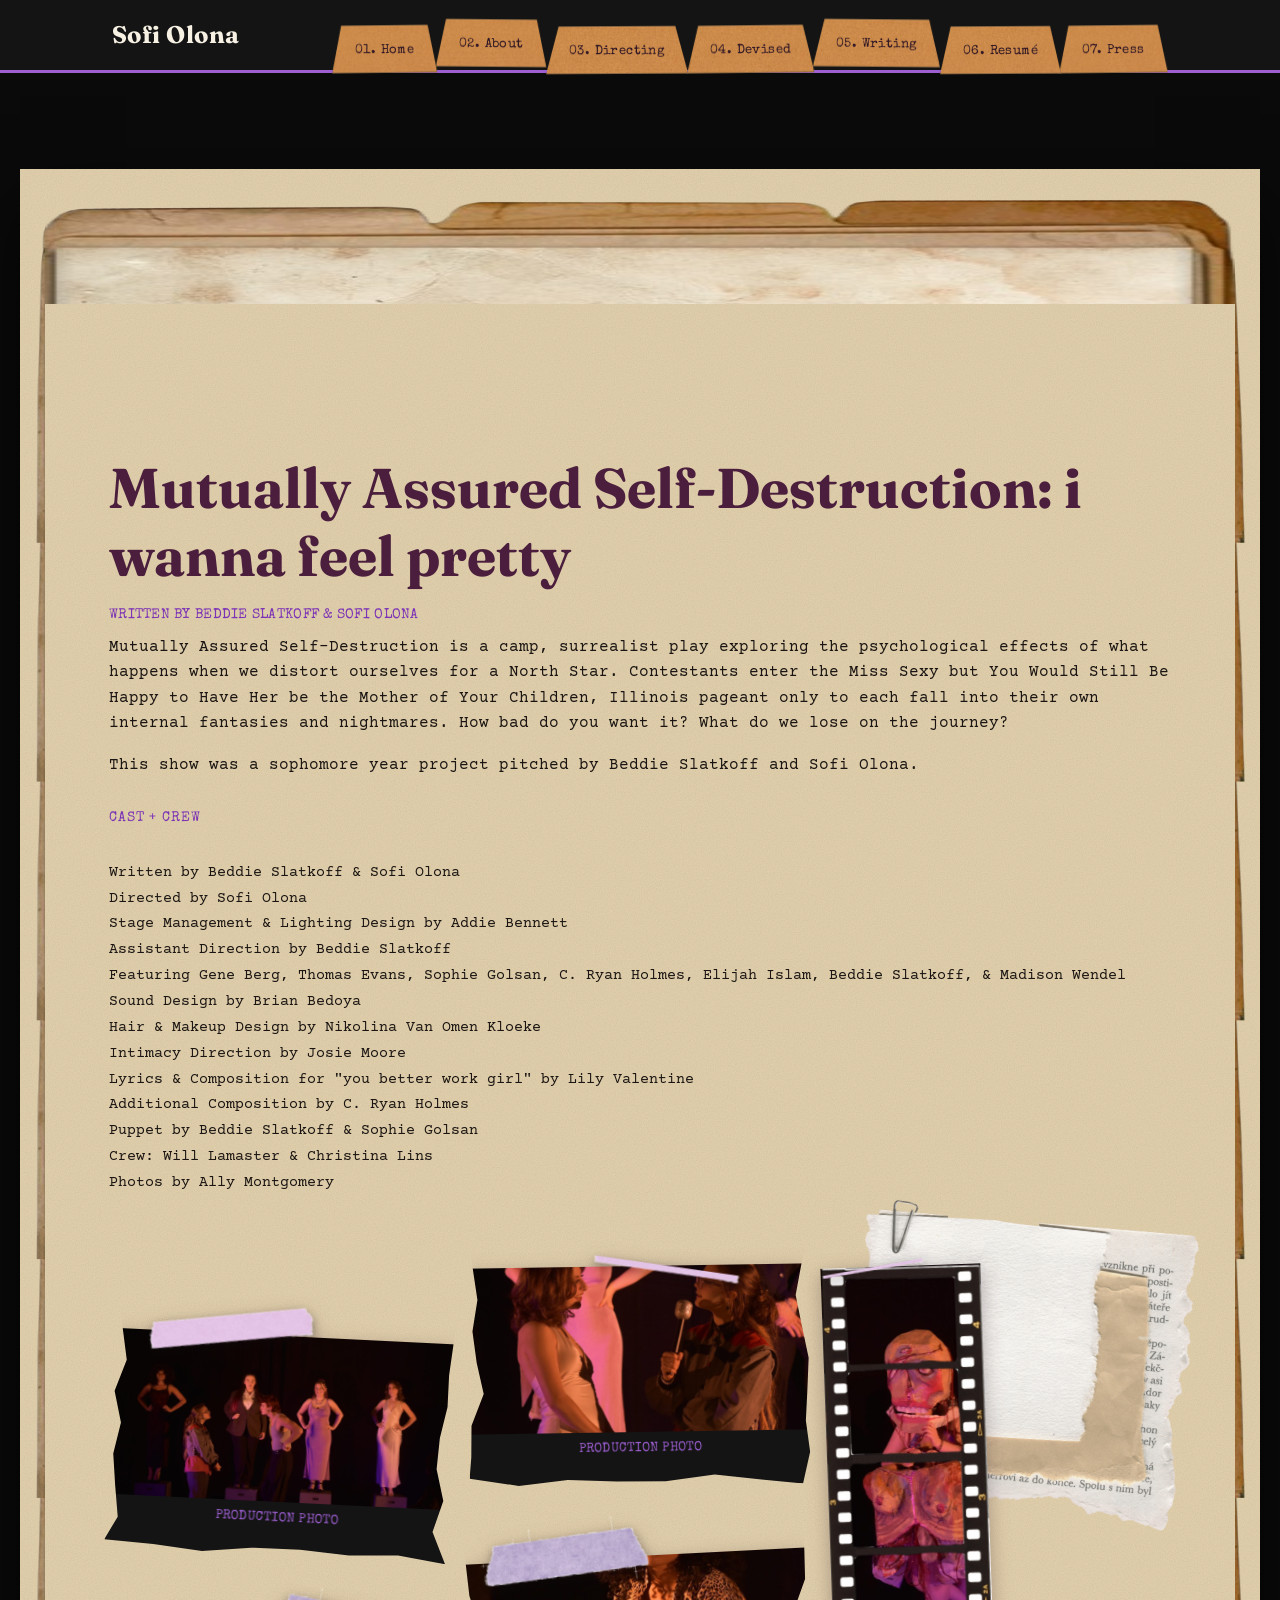
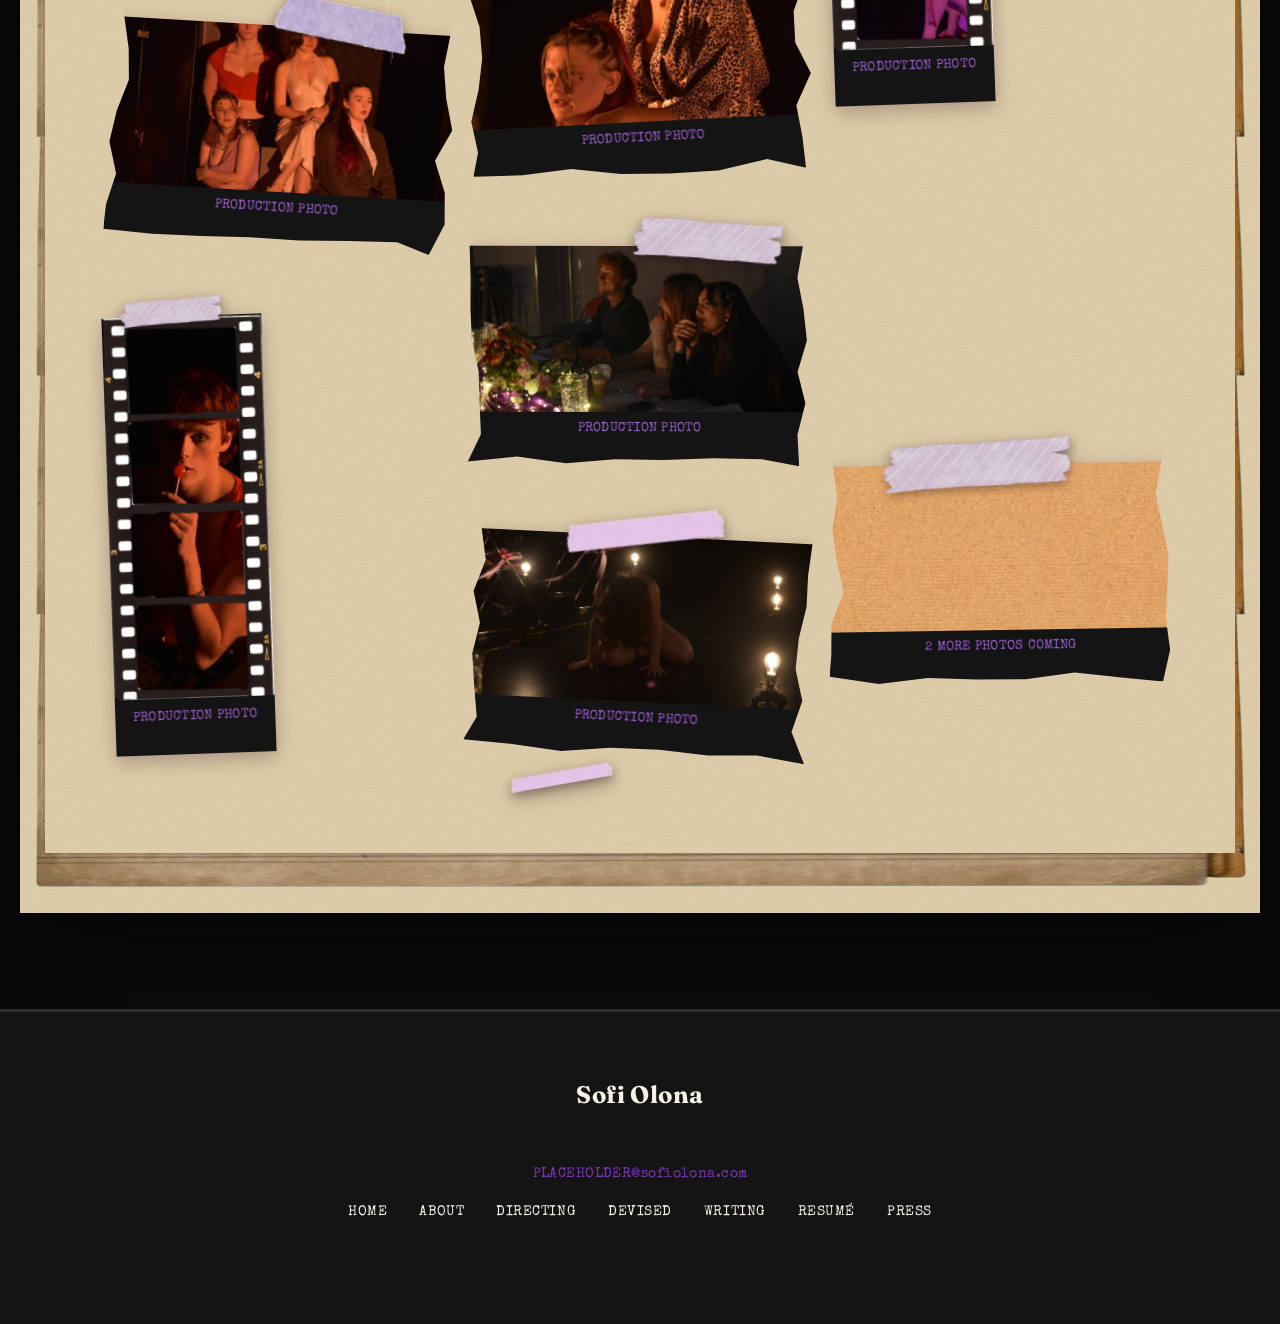
<file: shows/mutually-assured-self-destruction.html>
<!DOCTYPE html>
<html lang="en">
<head>
<meta charset="UTF-8">
<meta name="viewport" content="width=device-width, initial-scale=1.0">
<title>Mutually Assured Self-Destruction — Sofi Olona</title>
<meta name="description" content="Mutually Assured Self-Destruction: i wanna feel pretty, directed by Sofi Olona.">
<link rel="preconnect" href="https://fonts.googleapis.com">
<link rel="preconnect" href="https://fonts.gstatic.com" crossorigin>
<link href="https://fonts.googleapis.com/css2?family=Fraunces:ital,opsz,wght@0,9..144,300..900;1,9..144,300..900&family=Courier+Prime:wght@400;700&family=Special+Elite&display=swap" rel="stylesheet">
<link rel="stylesheet" href="../css/variables.css">
<link rel="stylesheet" href="../css/base.css">
<link rel="stylesheet" href="../css/layout.css">
<link rel="stylesheet" href="../css/components.css">
<link rel="stylesheet" href="../css/show-page.css">
</head>
<body data-page="show" data-show-id="mutually-assured-self-destruction">
<script>window.SITE_ROOT = '../';</script>

<div id="site-header" data-include="partials/header.html"></div>

<main id="main-content" class="page page--show">
  <section class="show-hero">
    <h1 class="show-hero__title">Mutually Assured Self-Destruction: i wanna feel pretty</h1>
    <p class="entry__meta">Written by Beddie Slatkoff &amp; Sofi Olona</p>
    <p>Mutually Assured Self-Destruction is a camp, surrealist play exploring the psychological effects of what happens when we distort ourselves for a North Star. Contestants enter the Miss Sexy but You Would Still Be Happy to Have Her be the Mother of Your Children, Illinois pageant only to each fall into their own internal fantasies and nightmares. How bad do you want it? What do we lose on the journey?</p>
    <p>This show was a sophomore year project pitched by Beddie Slatkoff and Sofi Olona.</p>

    <h2 class="page-subhead">Cast + Crew</h2>
    <p class="entry__credits">
      Written by Beddie Slatkoff &amp; Sofi Olona<br>
      Directed by Sofi Olona<br>
      Stage Management &amp; Lighting Design by Addie Bennett<br>
      Assistant Direction by Beddie Slatkoff<br>
      Featuring Gene Berg, Thomas Evans, Sophie Golsan, C. Ryan Holmes, Elijah Islam, Beddie Slatkoff, &amp; Madison Wendel<br>
      Sound Design by Brian Bedoya<br>
      Hair &amp; Makeup Design by Nikolina Van Omen Kloeke<br>
      Intimacy Direction by Josie Moore<br>
      Lyrics &amp; Composition for "you better work girl" by Lily Valentine<br>
      Additional Composition by C. Ryan Holmes<br>
      Puppet by Beddie Slatkoff &amp; Sophie Golsan<br>
      Crew: Will Lamaster &amp; Christina Lins<br>
      Photos by Ally Montgomery
    </p>
  </section>
  <section class="show-gallery" id="showGallery">
    <div class="placeholder-box placeholder-box--photo" style="--photo-img: url('../assets/images/shows/mutually-assured-self-destruction/mads-0547.jpg');">Production photo</div>
    <div class="placeholder-box placeholder-box--photo" style="--photo-img: url('../assets/images/shows/mutually-assured-self-destruction/mads-0512.jpg');">Production photo</div>
    <div class="placeholder-box placeholder-box--photo" style="--photo-img: url('../assets/images/shows/mutually-assured-self-destruction/mads-0406.jpg');">Production photo</div>
    <div class="placeholder-box placeholder-box--photo" style="--photo-img: url('../assets/images/shows/mutually-assured-self-destruction/mads-0100.jpg');">Production photo</div>
    <div class="placeholder-box placeholder-box--photo" style="--photo-img: url('../assets/images/shows/mutually-assured-self-destruction/mads-0666.jpg');">Production photo</div>
    <div class="placeholder-box placeholder-box--photo" style="--photo-img: url('../assets/images/shows/mutually-assured-self-destruction/mads-0049.jpg');">Production photo</div>
    <div class="placeholder-box placeholder-box--photo" style="--photo-img: url('../assets/images/shows/mutually-assured-self-destruction/mads-0673.jpg');">Production photo</div>
    <div class="placeholder-box placeholder-box--photo" style="--photo-img: url('../assets/images/shows/mutually-assured-self-destruction/mads-0716.jpg');">Production photo</div>
    <div class="placeholder-box placeholder-box--photo" style="--photo-img: url('../assets/images/shows/mutually-assured-self-destruction/mads-0748.jpg');">Production photo</div>
    <div class="placeholder-box">2 more photos coming</div>
  </section>
</main>

<div id="site-footer" data-include="partials/footer.html"></div>

<script type="module" src="../js/main.js"></script>
<script type="module" src="../js/pages/show.js"></script>
</body>
</html>
</file>
<file: css/variables.css>
:root {
  --color-accent: #7C33B5;
  --color-accent-dark: #5B1E8C;
  --color-accent-light: #9D5FD1;
  --color-accent-pale: #C9A6E0;
  --color-cream: #F7F1E4;
  --color-cream-dim: #EDE4D0;
  --color-ink: #1A1512;
  --color-black: #0A0A0A;
  --color-black-soft: #141414;

  --color-kraft: #C3A06C;
  --color-kraft-light: #E4D2AE;
  --color-kraft-dark: #8A6640;
  --color-kraft-spine: #6E4E30;
  --color-paper: #F1E9D8;
  --color-blackberry: #4A1E3C;
  --color-plum-ink: #2E1524;
  --color-tape: rgba(139, 68, 199, 0.55);
  --color-tape-2: rgba(163, 116, 55, 0.7);
  --color-tape-3: rgba(155, 100, 205, 0.45);

  --font-header: 'Fraunces', Georgia, serif;
  --font-body: 'Courier Prime', 'Courier New', monospace;
  --font-typewriter: 'Special Elite', 'Courier New', monospace;

  --grain-fine: url("data:image/svg+xml,%3Csvg xmlns='http://www.w3.org/2000/svg'%3E%3Cfilter id='n'%3E%3CfeTurbulence type='fractalNoise' baseFrequency='0.85' numOctaves='3' stitchTiles='stitch'/%3E%3CfeColorMatrix type='matrix' values='0 0 0 0 0 0 0 0 0 0 0 0 0 0 0 0 0 0 0.07 0'/%3E%3C/filter%3E%3Crect width='100%25' height='100%25' filter='url(%23n)'/%3E%3C/svg%3E");
  --grain-coarse: url("data:image/svg+xml,%3Csvg xmlns='http://www.w3.org/2000/svg'%3E%3Cfilter id='n'%3E%3CfeTurbulence type='fractalNoise' baseFrequency='0.6' numOctaves='2' stitchTiles='stitch'/%3E%3CfeColorMatrix type='matrix' values='0 0 0 0 0 0 0 0 0 0 0 0 0 0 0 0 0 0 0.05 0'/%3E%3C/filter%3E%3Crect width='100%25' height='100%25' filter='url(%23n)'/%3E%3C/svg%3E");

  --content-width: 1120px;

  --space-3xs: 0.25rem;
  --space-2xs: 0.5rem;
  --space-xs: 0.75rem;
  --space-sm: 1rem;
  --space-md: 2rem;
  --space-lg: 4rem;
  --space-xl: 6rem;

  --radius-sm: 4px;
  --radius-md: 8px;

  --transition-base: 200ms ease;
}
</file>
<file: css/base.css>
*,
*::before,
*::after {
  box-sizing: border-box;
}

html {
  scroll-behavior: smooth;
}

body {
  --page-bg: var(--color-cream);
  margin: 0;
  font-family: var(--font-body);
  font-size: 16px;
  background-color: var(--page-bg);
  background-image: var(--grain-fine), url("../assets/images/textures/paper-cream-tile.jpg");
  background-size: auto, 700px auto;
  background-repeat: repeat, repeat;
  background-blend-mode: normal, multiply;
  color: var(--color-ink);
  line-height: 1.6;
}

h1, h2, h3, h4, h5 {
  font-family: var(--font-header);
  font-weight: 700;
  line-height: 1.2;
  margin: 0 0 var(--space-sm);
}

p {
  margin: 0 0 var(--space-sm);
}

a {
  color: inherit;
  text-decoration: none;
}

img {
  max-width: 100%;
  display: block;
}

button {
  font-family: inherit;
  cursor: pointer;
}

ul, ol {
  margin: 0;
  padding: 0;
  list-style: none;
}
</file>
<file: css/layout.css>
.site-header {
  background-color: var(--color-kraft-spine);
  background-image: repeating-linear-gradient(180deg, rgba(0, 0, 0, 0.06) 0px, transparent 1px, transparent 3px);
  border-bottom: 3px solid var(--color-accent);
  position: sticky;
  top: 0;
  z-index: 100;
}

.site-header__inner {
  max-width: var(--content-width);
  margin: 0 auto;
  display: flex;
  align-items: flex-end;
  justify-content: space-between;
  padding: var(--space-sm) var(--space-md) 0;
}

.site-logo {
  padding-bottom: var(--space-sm);
}

.site-nav {
  display: flex;
  align-items: flex-end;
  gap: 8px;
}

.nav-toggle {
  display: none;
}

main.page {
  max-width: var(--content-width);
  margin: 0 auto;
  padding: var(--space-lg) var(--space-md);
  min-height: 60vh;
}

.site-footer {
  background: var(--color-cream-dim);
  border-top: 3px solid var(--color-accent);
}

.site-footer__inner {
  max-width: var(--content-width);
  margin: 0 auto;
  padding: var(--space-lg) var(--space-md);
  display: flex;
  flex-direction: column;
  align-items: center;
  gap: var(--space-sm);
  text-align: center;
}

.site-footer__nav {
  display: flex;
  flex-wrap: wrap;
  justify-content: center;
  gap: var(--space-sm) var(--space-md);
}

@media (max-width: 720px) {
  .nav-toggle {
    display: inline-flex;
    flex-direction: column;
    gap: 4px;
    background: none;
    border: none;
    padding: var(--space-2xs);
    margin-bottom: var(--space-sm);
  }

  .site-nav {
    display: none;
    position: absolute;
    top: 100%;
    left: 0;
    right: 0;
    flex-direction: column;
    align-items: stretch;
    gap: 0;
    background: var(--color-kraft-spine);
    border-bottom: 3px solid var(--color-accent);
    padding: var(--space-sm) var(--space-md);
  }

  .site-nav.is-open {
    display: flex;
  }
}
</file>
<file: css/components.css>
.site-logo {
  font-family: var(--font-header);
  font-size: 1.5rem;
  font-weight: 700;
  letter-spacing: 0.02em;
  color: var(--color-cream);
}

.site-footer .site-logo {
  color: var(--color-ink);
}

.site-nav a {
  position: relative;
  font-family: var(--font-typewriter);
  font-size: 0.82rem;
  letter-spacing: 0.03em;
  padding: 14px 22px 11px;
  margin-right: -9px;
  background-color: var(--color-kraft-light);
  background-image: url("../assets/images/textures/paper-kraft.jpg");
  background-size: cover;
  background-blend-mode: multiply;
  color: var(--color-plum-ink);
  border: 1px solid var(--color-kraft-dark);
  clip-path: polygon(9% 0%, 91% 0%, 100% 100%, 0% 100%);
  box-shadow: 0 -2px 4px rgba(46, 21, 36, 0.18);
  transition: background-color var(--transition-base), color var(--transition-base);
}

.site-nav a:last-child {
  margin-right: 0;
}

.site-nav a:nth-of-type(3n+1) {
  transform: translateY(3px) rotate(-0.6deg);
  z-index: 1;
}

.site-nav a:nth-of-type(3n+2) {
  transform: translateY(-3px) rotate(0.5deg);
  z-index: 3;
}

.site-nav a:nth-of-type(3n) {
  transform: translateY(4px) rotate(-0.3deg);
  z-index: 2;
}

.site-nav a:hover {
  background-color: var(--color-accent);
  color: var(--color-cream);
  z-index: 5;
}

.site-nav a.is-active {
  background-color: var(--page-bg);
  background-image: none;
  color: var(--color-blackberry);
  font-weight: 700;
  border-color: var(--color-accent);
  border-bottom: 3px solid var(--page-bg);
  margin-bottom: -3px;
  padding-bottom: 14px;
  transform: translateY(0) rotate(0deg);
  z-index: 6;
}

@media (max-width: 720px) {
  .site-nav a {
    clip-path: none;
    margin: 0 0 4px;
    border-radius: var(--radius-sm);
    border: 1px solid var(--color-kraft-dark);
    transform: none !important;
  }

  .site-nav a.is-active {
    border: 1px solid var(--color-accent);
    margin-bottom: 4px;
    padding-bottom: 10px;
  }
}

.site-footer__nav a {
  font-family: var(--font-typewriter);
  font-size: 0.85rem;
  letter-spacing: 0.04em;
  text-transform: uppercase;
  color: var(--color-ink);
}

.site-footer__nav a:hover {
  color: var(--color-accent);
}

.site-footer__meta {
  font-family: var(--font-typewriter);
  font-size: 0.8rem;
  color: var(--color-ink);
  opacity: 0.75;
  margin: 0;
}

.nav-toggle span {
  display: block;
  width: 22px;
  height: 2px;
  background: var(--color-cream);
}

.btn {
  display: inline-block;
  padding: var(--space-xs) var(--space-md);
  border: 1px solid var(--color-accent);
  border-radius: var(--radius-sm);
  color: var(--color-accent);
  font-size: 0.9rem;
  letter-spacing: 0.04em;
  text-transform: uppercase;
  transition: background var(--transition-base), color var(--transition-base);
}

.btn:hover {
  background: var(--color-accent);
  color: var(--color-cream);
}

.btn--solid {
  background: var(--color-accent);
  color: var(--color-cream);
}

.btn--solid:hover {
  background: var(--color-accent-dark);
}

.work-grid {
  display: grid;
  grid-template-columns: repeat(auto-fit, minmax(280px, 1fr));
  align-items: start;
  gap: var(--space-md);
}

.work-card {
  display: block;
  background-color: var(--color-paper);
  background-image: var(--grain-fine);
  padding: 0 0 14px;
  overflow: visible;
}

.work-grid .work-card:nth-of-type(odd) {
  transform: rotate(-1.4deg);
  margin-top: 0;
}

.work-grid .work-card:nth-of-type(even) {
  transform: rotate(1.1deg);
  margin-top: 34px;
}

.work-card__title {
  font-family: var(--font-header);
  color: var(--color-blackberry);
  margin: 10px 4px 0;
}

.site-footer__email {
  font-family: var(--font-typewriter);
  font-size: 0.9rem;
  letter-spacing: 0.03em;
  color: var(--color-accent);
}

.site-footer__email:hover {
  color: var(--color-accent-dark);
}

.page-title {
  font-size: clamp(2rem, 5vw, 3rem);
  color: var(--color-blackberry);
  margin-bottom: var(--space-lg);
}

.page-subhead {
  font-family: var(--font-typewriter);
  font-size: 0.9rem;
  font-weight: 400;
  letter-spacing: 0.06em;
  text-transform: uppercase;
  color: var(--color-accent);
  margin: var(--space-lg) 0 var(--space-md);
}

.page-subhead:first-of-type {
  margin-top: var(--space-md);
}

.placeholder-box {
  position: relative;
  display: flex;
  flex-direction: column;
  text-align: center;
  font-family: var(--font-typewriter);
  color: var(--color-blackberry);
  background-color: var(--color-kraft-light);
  filter: drop-shadow(0 6px 10px rgba(46, 21, 36, 0.3));
  font-size: 0.8rem;
  line-height: 1.4;
  text-transform: uppercase;
  letter-spacing: 0.02em;
  padding: 0 10px 28px;
  min-height: 220px;
}

.placeholder-box::before {
  content: '';
  display: block;
  flex: 1 1 auto;
  margin: 0 -10px 8px;
  background-color: var(--color-kraft-light);
  background-image: url("../assets/images/textures/paper-kraft.jpg");
  background-size: cover;
  background-position: center;
  background-blend-mode: multiply;
}

/* real photo — set style="--photo-img: url('...')" on the .placeholder-box--photo element */
.placeholder-box--photo::before {
  background-image: var(--photo-img);
  background-color: var(--color-ink);
  background-blend-mode: normal;
}

/* torn-edge variants — cycled per instance so no two photos share a silhouette */
.placeholder-box:nth-of-type(6n+1) { clip-path: polygon(0.0% -46px, 14.3% -51px, 28.6% -57px, 42.9% -45px, 57.1% -39px, 71.4% -46px, 85.7% -47px, 100.0% -43px, 98.0% 14.3%, 98.0% 28.6%, 96.2% 42.9%, 95.7% 57.1%, 98.1% 71.4%, 95.4% 85.7%, 99.5% 100.0%, 85.7% 97.1%, 71.4% 98.2%, 57.1% 96.7%, 42.9% 96.8%, 28.6% 99.4%, 14.3% 97.3%, 0.0% 96.2%, 3.6% 85.7%, 2.4% 71.4%, 1.4% 57.1%, 3.2% 42.9%, 0.9% 28.6%, 4.0% 14.3%); transform: rotate(2.8deg); }
.placeholder-box:nth-of-type(6n+2) { clip-path: polygon(0.0% -43px, 14.3% -48px, 28.6% -42px, 42.9% -47px, 57.1% -40px, 71.4% -40px, 85.7% -46px, 100.0% -58px, 96.3% 14.3%, 97.5% 28.6%, 99.8% 42.9%, 95.3% 57.1%, 98.7% 71.4%, 99.2% 85.7%, 95.1% 100.0%, 85.7% 95.1%, 71.4% 95.8%, 57.1% 96.9%, 42.9% 96.8%, 28.6% 97.5%, 14.3% 97.8%, 0.0% 96.9%, 0.4% 85.7%, 2.8% 71.4%, 0.3% 57.1%, 1.9% 42.9%, 4.9% 28.6%, 4.3% 14.3%); transform: rotate(3.4deg); }
.placeholder-box:nth-of-type(6n+3) { clip-path: polygon(0.0% -56px, 14.3% -39px, 28.6% -44px, 42.9% -52px, 57.1% -45px, 71.4% -42px, 85.7% -42px, 100.0% -41px, 98.4% 14.3%, 95.5% 28.6%, 95.8% 42.9%, 96.4% 57.1%, 98.7% 71.4%, 96.9% 85.7%, 95.8% 100.0%, 85.7% 96.9%, 71.4% 97.8%, 57.1% 96.7%, 42.9% 95.1%, 28.6% 98.1%, 14.3% 97.7%, 0.0% 96.3%, 2.2% 85.7%, 0.5% 71.4%, 4.2% 57.1%, 2.3% 42.9%, 2.8% 28.6%, 3.3% 14.3%); transform: rotate(-2.9deg); }
.placeholder-box:nth-of-type(6n+4) { clip-path: polygon(0.0% -48px, 14.3% -42px, 28.6% -54px, 42.9% -51px, 57.1% -45px, 71.4% -46px, 85.7% -46px, 100.0% -40px, 95.8% 14.3%, 97.5% 28.6%, 99.3% 42.9%, 98.8% 57.1%, 98.2% 71.4%, 99.3% 85.7%, 97.1% 100.0%, 85.7% 98.0%, 71.4% 95.3%, 57.1% 98.0%, 42.9% 97.8%, 28.6% 96.7%, 14.3% 99.1%, 0.0% 95.5%, 0.6% 85.7%, 0.8% 71.4%, 4.5% 57.1%, 2.6% 42.9%, 1.5% 28.6%, 3.1% 14.3%); transform: rotate(-0.9deg); }
.placeholder-box:nth-of-type(6n+5) { clip-path: polygon(0.0% -49px, 14.3% -56px, 28.6% -54px, 42.9% -45px, 57.1% -56px, 71.4% -49px, 85.7% -41px, 100.0% -50px, 99.4% 14.3%, 95.6% 28.6%, 95.6% 42.9%, 99.7% 57.1%, 95.0% 71.4%, 96.3% 85.7%, 96.9% 100.0%, 85.7% 95.2%, 71.4% 99.3%, 57.1% 99.5%, 42.9% 98.6%, 28.6% 95.2%, 14.3% 96.9%, 0.0% 96.5%, 1.7% 85.7%, 0.2% 71.4%, 2.8% 57.1%, 4.3% 42.9%, 4.0% 28.6%, 1.5% 14.3%); transform: rotate(-2.9deg); }
.placeholder-box:nth-of-type(6n)   { clip-path: polygon(0.0% -47px, 14.3% -57px, 28.6% -40px, 42.9% -52px, 57.1% -47px, 71.4% -57px, 85.7% -53px, 100.0% -49px, 95.9% 14.3%, 97.7% 28.6%, 98.7% 42.9%, 96.0% 57.1%, 98.3% 71.4%, 96.0% 85.7%, 96.5% 100.0%, 85.7% 96.8%, 71.4% 96.4%, 57.1% 97.2%, 42.9% 96.9%, 28.6% 98.8%, 14.3% 95.8%, 0.0% 98.1%, 3.8% 85.7%, 3.4% 71.4%, 3.1% 57.1%, 1.1% 42.9%, 0.7% 28.6%, 0.7% 14.3%); transform: rotate(0.1deg); }

.placeholder-box::after {
  content: '';
  position: absolute;
  top: -42px;
  left: 50%;
  width: 190px;
  height: 80px;
  transform: translateX(-50%) rotate(-4deg);
  background-image: url("../assets/images/textures/washi-tape-1.png");
  background-size: 100% 100%;
  background-repeat: no-repeat;
  filter: drop-shadow(0 4px 4px rgba(20, 10, 15, 0.35));
  z-index: 2;
}

/* tape variants — image, rotation and length all vary per instance */
.placeholder-box:nth-of-type(7n+1)::after { left: 34%; width: 172px; height: 74px; transform: translateX(-50%) rotate(-8deg); background-image: url("../assets/images/textures/washi-tape-2.png"); }
.placeholder-box:nth-of-type(7n+2)::after { left: 66%; width: 148px; height: 72px; transform: translateX(-50%) rotate(7deg); background-image: url("../assets/images/textures/washi-tape-3.png"); }
.placeholder-box:nth-of-type(7n+3)::after { left: 44%; width: 200px; height: 84px; transform: translateX(-50%) rotate(-3deg); background-image: url("../assets/images/textures/washi-tape-1.png"); }
.placeholder-box:nth-of-type(7n+4)::after { left: 58%; width: 154px; height: 72px; transform: translateX(-50%) rotate(9deg); background-image: url("../assets/images/textures/washi-tape-2.png"); }
.placeholder-box:nth-of-type(7n+5)::after { left: 30%; width: 182px; height: 78px; transform: translateX(-50%) rotate(-6deg); background-image: url("../assets/images/textures/washi-tape-3.png"); }
.placeholder-box:nth-of-type(7n+6)::after { left: 70%; width: 158px; height: 72px; transform: translateX(-50%) rotate(4deg); background-image: url("../assets/images/textures/washi-tape-1.png"); }
.placeholder-box:nth-of-type(7n)::after   { left: 50%; width: 166px; height: 74px; transform: translateX(-50%) rotate(-9deg); background-image: url("../assets/images/textures/washi-tape-2.png"); }

/* photo-booth variant — an instant-camera filmstrip instead of a taped-down photo, cycled in for variety */
.placeholder-box:nth-of-type(5n+3),
.placeholder-box--booth {
  clip-path: none;
  transform: rotate(-2deg);
  flex: 0 0 160px;
  max-width: 160px;
  min-height: 0;
}

.placeholder-box:nth-of-type(5n+3)::before,
.placeholder-box--booth::before {
  flex: 0 0 auto;
  aspect-ratio: 400 / 956;
  margin-bottom: 10px;
  background-color: var(--color-kraft-light);
  background-image:
    url("../assets/images/ephemera/filmstrip-frame.png"),
    url("../assets/images/textures/paper-kraft.jpg");
  background-size: contain, cover;
  background-repeat: no-repeat, repeat;
  background-position: center, center;
  background-blend-mode: normal, normal;
  border: none;
}

.placeholder-box--photo:nth-of-type(5n+3)::before,
.placeholder-box--photo.placeholder-box--booth::before {
  background-image:
    url("../assets/images/ephemera/filmstrip-frame.png"),
    var(--photo-img);
  background-size: contain, cover;
  background-color: var(--color-ink);
}

.placeholder-box:nth-of-type(5n+3)::after,
.placeholder-box--booth::after {
  top: -28px;
  width: 108px;
  height: 46px;
}

.placeholder-box--booth {
  margin: 0 auto;
}

.photo-strip {
  display: flex;
  gap: var(--space-lg) var(--space-md);
  overflow-x: auto;
  padding: var(--space-md) var(--space-2xs);
}

.photo-strip .placeholder-box {
  flex: 0 0 200px;
  min-height: 200px;
}

.photo-strip .placeholder-box:nth-child(2n) {
  margin-top: 22px;
}

.photo-strip .placeholder-box:nth-child(3n) {
  margin-top: -10px;
}

.carousel {
  display: flex;
  gap: var(--space-lg) var(--space-md);
  overflow-x: auto;
  padding: var(--space-md) var(--space-2xs);
  margin-top: var(--space-sm);
}

.carousel .placeholder-box {
  flex: 0 0 260px;
  min-height: 160px;
}

.carousel .placeholder-box:nth-child(2n) {
  margin-top: 26px;
}

.carousel .placeholder-box:nth-child(3n) {
  margin-top: -12px;
}

.entry-list {
  display: flex;
  flex-direction: column;
  gap: var(--space-lg);
  margin-top: 70px;
}

.entry {
  display: grid;
  grid-template-columns: minmax(180px, 260px) 1fr;
  gap: var(--space-md);
}

@media (max-width: 640px) {
  .entry {
    grid-template-columns: 1fr;
  }
}

.entry--stacked {
  display: block;
}

.entry--stacked .entry__title {
  margin-top: var(--space-sm);
}

.entry__title {
  font-family: var(--font-header);
  font-size: 1.25rem;
  margin: 0 0 var(--space-3xs);
  color: var(--color-blackberry);
}

.entry__meta {
  font-family: var(--font-typewriter);
  font-size: 0.85rem;
  letter-spacing: 0.02em;
  text-transform: uppercase;
  color: var(--color-accent);
  margin: 0 0 var(--space-2xs);
}

.entry__credits {
  margin: var(--space-sm) 0 0;
  font-size: 0.95rem;
  line-height: 1.7;
}

.work-card__link {
  display: block;
}

.work-card__link:hover .work-card__title {
  color: var(--color-accent);
}

.quote {
  background-color: var(--color-blackberry);
  color: var(--color-cream);
  font-style: italic;
  padding: var(--space-sm) var(--space-md);
  margin: 0 0 var(--space-sm);
  border-radius: var(--radius-sm);
}

.quote p {
  margin: 0;
}

.hero {
  position: relative;
  padding: var(--space-xl) 0;
}

.hero--collage {
  min-height: 900px;
}

.hero__photo {
  position: absolute;
  width: 300px;
  min-height: 400px;
}

.hero__card {
  position: absolute;
  width: 420px;
}

.hero__name {
  margin: 0 0 var(--space-sm);
}

.hero__tagline {
  font-family: var(--font-header);
  font-style: italic;
  font-size: 1.15rem;
  color: var(--color-blackberry);
  margin: 0;
}

/* loose background scraps — real photographed paper/ephemera tucked behind the focal cards */
.collage-scrap {
  position: absolute;
  z-index: 0;
  background-size: contain;
  background-repeat: no-repeat;
  background-position: center;
  pointer-events: none;
}

/* a classic photo-booth strip — four stacked frames, not a movie filmstrip */
.photobooth-strip {
  position: absolute;
  width: 190px;
  background-color: var(--color-cream);
  padding: 10px 10px 16px;
  filter: drop-shadow(0 10px 16px rgba(20, 10, 15, 0.4));
  clip-path: polygon(0% -30px, 100% -28px, 99% 50%, 100% 99%, 1% 100%, 0% 52%);
}

.photobooth-strip__frame {
  aspect-ratio: 1 / 1;
  background-color: var(--color-kraft-light);
  background-image: url("../assets/images/textures/paper-kraft.jpg");
  background-size: cover;
  background-blend-mode: multiply;
  margin-bottom: 7px;
}

.photobooth-strip__frame:last-child {
  margin-bottom: 0;
}

.photobooth-strip__frame--photo {
  background-image: var(--photo-img);
  background-blend-mode: normal;
}

.photobooth-strip::after {
  content: '';
  position: absolute;
  top: -24px;
  left: 50%;
  width: 112px;
  height: 48px;
  transform: translateX(-50%) rotate(-3deg);
  background-image: url("../assets/images/textures/washi-tape-3.png");
  background-size: 100% 100%;
  background-repeat: no-repeat;
  filter: drop-shadow(0 3px 3px rgba(20, 10, 15, 0.3));
  z-index: 2;
}

@media (max-width: 900px) {
  .hero--collage {
    min-height: 0;
    display: flex;
    flex-direction: column;
    align-items: center;
    text-align: center;
    gap: var(--space-lg);
    padding-bottom: var(--space-lg);
  }

  .hero--collage .hero__photo,
  .hero--collage .hero__card,
  .hero--collage .photobooth-strip,
  .hero--collage .ephemera-flower {
    position: static;
    transform: none !important;
    margin: 0 auto;
  }

  .hero--collage .collage-scrap {
    display: none;
  }
}

.quote cite {
  display: block;
  font-family: var(--font-typewriter);
  font-style: normal;
  font-size: 0.85rem;
  letter-spacing: 0.02em;
  text-transform: uppercase;
  color: var(--color-accent-pale);
  margin-top: var(--space-2xs);
}

.paper-card {
  position: relative;
  background-color: var(--color-paper);
  background-image: repeating-linear-gradient(0deg, rgba(46, 21, 36, 0.035) 0px, transparent 1px, transparent 26px), url("../assets/images/textures/paper-cream.jpg");
  background-size: auto, cover;
  background-blend-mode: normal, multiply;
  padding: var(--space-md) var(--space-md) calc(var(--space-md) + 6px);
  filter: drop-shadow(0 5px 8px rgba(46, 21, 36, 0.25));
  clip-path: polygon(
    0% -25px, 5% -43px, 11% -27px, 17% -42px, 23% -25px, 29% -39px, 35% -24px, 41% -42px, 47% -26px,
    53% -43px, 59% -28px, 65% -40px, 71% -29px, 77% -42px, 83% -25px, 89% -40px, 95% -28px, 100% -39px,
    100% 98%, 95% 100%, 89% 98.5%, 83% 100%, 77% 98%, 71% 100%, 65% 98.5%, 59% 100%,
    53% 98%, 47% 100%, 41% 98.5%, 35% 100%, 29% 98%, 23% 100%, 17% 98.5%, 11% 100%,
    5% 98%, 0% 100%
  );
}

.entry:nth-of-type(3n+2) .paper-card {
  transform: rotate(-0.6deg);
}

.entry:nth-of-type(3n) .paper-card {
  transform: rotate(0.5deg);
}

.paper-card--tilt-left {
  transform: rotate(-1.4deg);
}

.paper-card--tilt-right {
  transform: rotate(1.2deg);
}

.paper-card--purple {
  background-color: var(--color-tape-3);
  background-image: repeating-linear-gradient(0deg, rgba(46, 21, 36, 0.05) 0px, transparent 1px, transparent 26px), url("../assets/images/textures/paper-purple.jpg");
  background-size: auto, cover;
  background-blend-mode: normal, multiply;
  color: var(--color-cream);
}

.paper-card--purple .page-title,
.paper-card--purple .hero__tagline {
  color: var(--color-cream);
}

.about-content,
.devised-content {
  position: relative;
}

.about-intro {
  display: grid;
  grid-template-columns: minmax(220px, 320px) 1fr;
  gap: var(--space-xl);
  align-items: stretch;
  margin-bottom: var(--space-lg);
}

.about-intro__photo {
  min-height: 340px;
}

.about-intro__bio p {
  line-height: 1.75;
  margin-bottom: var(--space-md);
}

.about-intro__bio p:last-child {
  margin-bottom: 0;
}

@media (max-width: 720px) {
  .about-intro {
    grid-template-columns: 1fr;
  }
}

.paper-card--taped::after {
  content: '';
  position: absolute;
  top: -38px;
  left: 50%;
  width: 190px;
  height: 78px;
  transform: translateX(-50%) rotate(-3deg);
  background-image: url("../assets/images/textures/washi-tape-1.png");
  background-size: 100% 100%;
  background-repeat: no-repeat;
  filter: drop-shadow(0 4px 4px rgba(20, 10, 15, 0.35));
  z-index: 2;
}

/* ---- ephemera: decorative, non-load-bearing scrapbook details ---- */

.ephemera-flower {
  position: absolute;
  width: 128px;
  height: 202px;
  background-image: url("../assets/images/ephemera/pressed-flower-1.png");
  background-repeat: no-repeat;
  background-size: contain;
  filter: drop-shadow(0 5px 7px rgba(46, 21, 36, 0.32));
  pointer-events: none;
  z-index: 1;
}

.ephemera-flower--2 {
  width: 117px;
  height: 223px;
  background-image: url("../assets/images/ephemera/pressed-flower-2.png");
}

.ephemera-stain {
  position: absolute;
  width: 200px;
  height: 150px;
  background: radial-gradient(ellipse at 40% 40%, rgba(138, 102, 64, 0.3), rgba(138, 102, 64, 0.1) 55%, transparent 75%);
  border-radius: 43% 57% 61% 39% / 51% 44% 56% 49%;
  mix-blend-mode: multiply;
  pointer-events: none;
  z-index: 0;
}

.torn-strip {
  display: inline-block;
  position: relative;
  font-family: var(--font-typewriter);
  font-size: 0.9rem;
  font-weight: 400;
  letter-spacing: 0.06em;
  text-transform: uppercase;
  background-color: var(--color-kraft);
  background-image: var(--grain-fine);
  color: var(--color-plum-ink);
  padding: 10px 22px;
  margin: 0;
  transform: rotate(-1.5deg);
  filter: drop-shadow(0 3px 5px rgba(46, 21, 36, 0.3));
  clip-path: polygon(0% 20%, 3% 0%, 12% 15%, 22% 2%, 34% 18%, 46% 0%, 58% 16%, 70% 3%, 82% 19%, 92% 4%, 100% 22%, 97% 45%, 100% 68%, 96% 82%, 100% 100%, 88% 85%, 76% 98%, 64% 84%, 52% 100%, 40% 82%, 28% 97%, 16% 83%, 4% 96%, 0% 78%, 4% 55%, 0% 40%);
}

/* ---- scrapbook motion: hover lift, a gentle flower sway, and a settle-in reveal on scroll ---- */

.placeholder-box,
.paper-card,
.work-card {
  transition: translate 0.25s ease, scale 0.25s ease, filter 0.25s ease, box-shadow 0.25s ease;
}

.placeholder-box:hover,
.work-card:hover {
  translate: 0 -6px;
  scale: 1.025;
  filter: drop-shadow(0 12px 16px rgba(46, 21, 36, 0.35));
}

.paper-card:hover {
  translate: 0 -6px;
  scale: 1.015;
  filter: drop-shadow(0 10px 14px rgba(46, 21, 36, 0.3));
}

.work-card:hover {
  box-shadow: 0 10px 20px rgba(46, 21, 36, 0.28);
}

.ephemera-flower {
  animation: flower-sway 7s ease-in-out infinite;
  transform-origin: top center;
}

.ephemera-flower--2 {
  animation-duration: 8.5s;
}

@keyframes flower-sway {
  0%, 100% { rotate: -1.4deg; }
  50% { rotate: 1.4deg; }
}

@media (prefers-reduced-motion: reduce) {
  .ephemera-flower {
    animation: none;
  }
  .placeholder-box,
  .paper-card,
  .work-card {
    transition: none;
  }
}

.js-reveal-ready .placeholder-box,
.js-reveal-ready .paper-card,
.js-reveal-ready .work-card,
.js-reveal-ready .torn-strip {
  opacity: 0;
  translate: 0 26px;
  scale: 0.97;
  transition: opacity 0.65s ease, translate 0.65s ease, scale 0.65s ease, filter 0.25s ease, box-shadow 0.25s ease;
}

.js-reveal-ready .placeholder-box.is-visible,
.js-reveal-ready .paper-card.is-visible,
.js-reveal-ready .work-card.is-visible,
.js-reveal-ready .torn-strip.is-visible {
  opacity: 1;
  translate: 0 0;
  scale: 1;
}

.js-reveal-ready .placeholder-box.is-visible:hover,
.js-reveal-ready .work-card.is-visible:hover {
  translate: 0 -6px;
  scale: 1.025;
}

.js-reveal-ready .paper-card.is-visible:hover {
  translate: 0 -6px;
  scale: 1.015;
}

@media (prefers-reduced-motion: reduce) {
  .js-reveal-ready .placeholder-box,
  .js-reveal-ready .paper-card,
  .js-reveal-ready .work-card,
  .js-reveal-ready .torn-strip {
    opacity: 1;
    translate: 0 0;
    scale: 1;
    transition: none;
  }
}
</file>
<file: css/show-page.css>
body[data-page="show"] {
  --page-bg: var(--color-black);
  background: var(--page-bg);
  color: var(--color-cream);
}

body[data-page="show"] .site-header {
  background: var(--color-black-soft);
  border-bottom-color: var(--color-accent-light);
}

body[data-page="show"] .site-footer {
  background: var(--color-black-soft);
  border-color: rgba(247, 241, 228, 0.12);
}

body[data-page="show"] .site-logo,
body[data-page="show"] .site-footer__nav a,
body[data-page="show"] .nav-toggle span {
  color: var(--color-cream);
}

body[data-page="show"] .nav-toggle span {
  background: var(--color-cream);
}

body[data-page="show"] .site-nav a:hover {
  background-color: var(--color-accent-light);
  color: var(--color-black);
}

@media (max-width: 720px) {
  body[data-page="show"] .site-nav {
    background: var(--color-black-soft);
    border-bottom-color: var(--color-accent-light);
  }
}

body[data-page="show"] .entry__meta,
body[data-page="show"] .page-subhead {
  color: var(--color-accent-light);
}

body[data-page="show"] .placeholder-box {
  color: var(--color-accent-light);
  background-color: var(--color-black-soft);
}

body[data-page="show"] .placeholder-box::before {
  background-color: rgba(203, 171, 124, 0.1);
  border-color: rgba(203, 171, 124, 0.25);
}

body[data-page="show"] .paper-card {
  background-color: var(--color-black-soft);
  color: var(--color-cream);
}

.show-hero {
  margin-bottom: var(--space-lg);
}

.show-hero__title {
  font-size: clamp(2rem, 5vw, 3.5rem);
}

.show-gallery {
  position: relative;
  columns: 3 320px;
  column-gap: var(--space-md);
  margin-top: 70px;
}

.show-gallery .placeholder-box {
  position: relative;
  z-index: 1;
  break-inside: avoid;
  margin: 70px 0 var(--space-md);
}

@media (max-width: 640px) {
  .show-gallery {
    columns: 1;
  }
}

/* ---- Mutually Assured Self-Destruction only — folder-panel treatment, not yet applied elsewhere ---- */

body[data-show-id="mutually-assured-self-destruction"] #main-content {
  max-width: 1240px;
  margin: var(--space-xl) auto;
  padding: 150px var(--space-lg) 70px;
  background-color: var(--color-kraft-light);
  background-image: var(--grain-fine);
  box-shadow: 0 30px 70px rgba(0, 0, 0, 0.65);
  border-style: solid;
  border-width: 135px 25px 60px 25px;
  border-image-source: url("../assets/images/ephemera/folder-full.png");
  border-image-slice: 135 25 60 25;
  border-image-repeat: stretch round;
}

@media (max-width: 720px) {
  body[data-show-id="mutually-assured-self-destruction"] #main-content {
    margin: var(--space-md) auto;
    padding: 130px var(--space-md) 60px;
    border-width: 110px 18px 40px 18px;
  }
}

body[data-show-id="mutually-assured-self-destruction"] .show-gallery {
  column-gap: var(--space-sm);
}

body[data-show-id="mutually-assured-self-destruction"] .show-gallery::before {
  content: '';
  position: absolute;
  top: -60px;
  right: -50px;
  width: 380px;
  height: 351px;
  background-image: url("../assets/images/ephemera/scrap-vintage-2.png");
  background-size: contain;
  background-repeat: no-repeat;
  transform: rotate(6deg);
  opacity: 0.9;
  z-index: 0;
  pointer-events: none;
}

body[data-show-id="mutually-assured-self-destruction"] .show-gallery .placeholder-box {
  margin: 70px 0 var(--space-sm);
}

/* the folder panel is a light paper tone, so this one show needs light-theme text, not the dark-theme defaults */
body[data-show-id="mutually-assured-self-destruction"] #main-content {
  color: var(--color-ink);
}

body[data-show-id="mutually-assured-self-destruction"] .show-hero__title,
body[data-show-id="mutually-assured-self-destruction"] .entry__title {
  color: var(--color-blackberry);
}

body[data-show-id="mutually-assured-self-destruction"] .entry__meta,
body[data-show-id="mutually-assured-self-destruction"] .page-subhead {
  color: var(--color-accent);
}

body[data-show-id="mutually-assured-self-destruction"] .entry__credits {
  color: var(--color-ink);
}
</file>
